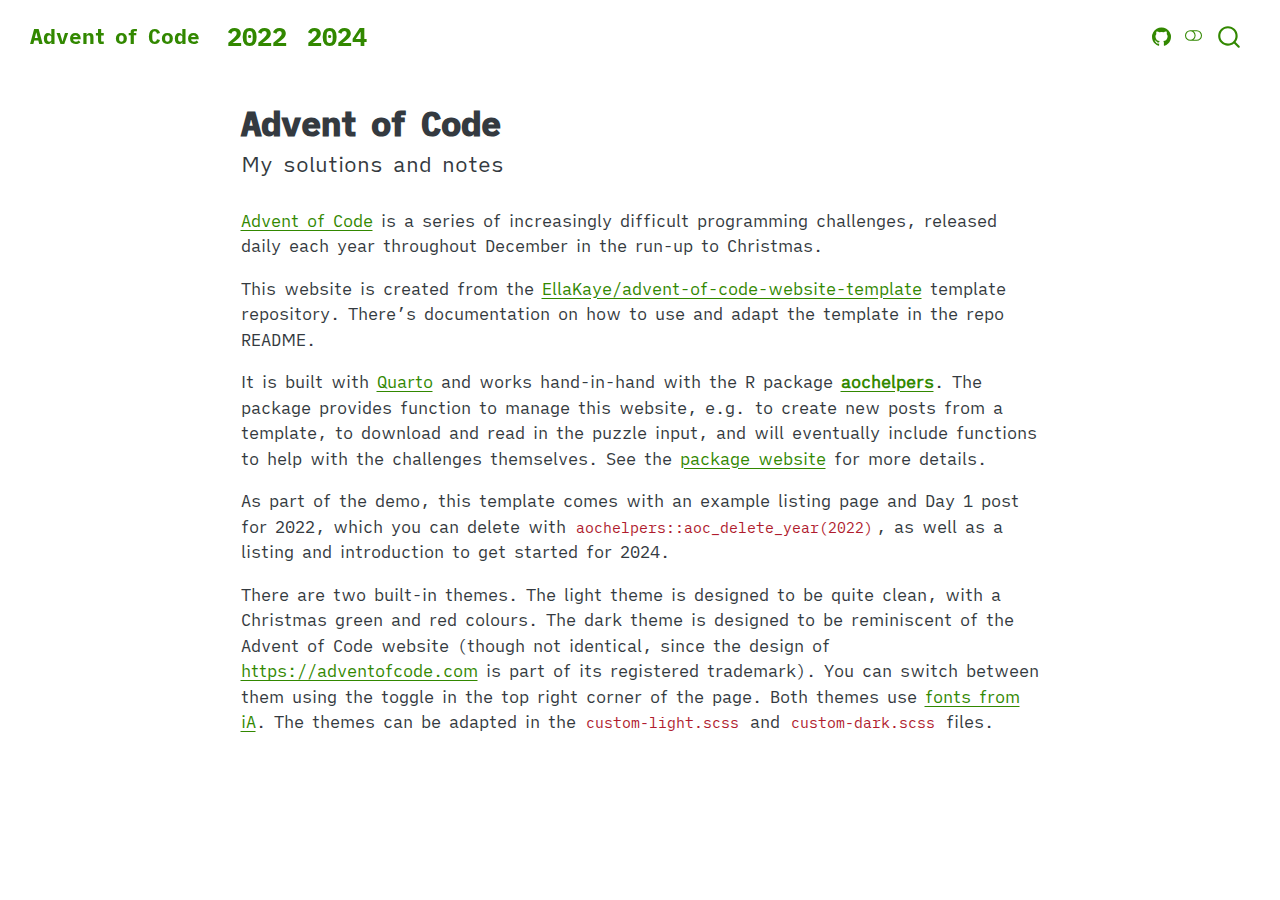
<file: index.html>
<!DOCTYPE html>
<html xmlns="http://www.w3.org/1999/xhtml" lang="en" xml:lang="en"><head>

<meta charset="utf-8">
<meta name="generator" content="quarto-1.6.39">

<meta name="viewport" content="width=device-width, initial-scale=1.0, user-scalable=yes">


<title>Advent of Code</title>
<style>
code{white-space: pre-wrap;}
span.smallcaps{font-variant: small-caps;}
div.columns{display: flex; gap: min(4vw, 1.5em);}
div.column{flex: auto; overflow-x: auto;}
div.hanging-indent{margin-left: 1.5em; text-indent: -1.5em;}
ul.task-list{list-style: none;}
ul.task-list li input[type="checkbox"] {
  width: 0.8em;
  margin: 0 0.8em 0.2em -1em; /* quarto-specific, see https://github.com/quarto-dev/quarto-cli/issues/4556 */ 
  vertical-align: middle;
}
</style>


<script src="site_libs/quarto-nav/quarto-nav.js"></script>
<script src="site_libs/quarto-nav/headroom.min.js"></script>
<script src="site_libs/clipboard/clipboard.min.js"></script>
<script src="site_libs/quarto-search/autocomplete.umd.js"></script>
<script src="site_libs/quarto-search/fuse.min.js"></script>
<script src="site_libs/quarto-search/quarto-search.js"></script>
<meta name="quarto:offset" content="./">
<script src="site_libs/quarto-html/quarto.js"></script>
<script src="site_libs/quarto-html/popper.min.js"></script>
<script src="site_libs/quarto-html/tippy.umd.min.js"></script>
<script src="site_libs/quarto-html/anchor.min.js"></script>
<link href="site_libs/quarto-html/tippy.css" rel="stylesheet">
<link href="site_libs/quarto-html/quarto-syntax-highlighting-f7a550d7251a22bcf42669749a03a87c.css" rel="stylesheet" class="quarto-color-scheme" id="quarto-text-highlighting-styles">
<link href="site_libs/quarto-html/quarto-syntax-highlighting-dark-5286ee0019c790fd3a60d22b386dca65.css" rel="prefetch" class="quarto-color-scheme quarto-color-alternate" id="quarto-text-highlighting-styles">
<script src="site_libs/bootstrap/bootstrap.min.js"></script>
<link href="site_libs/bootstrap/bootstrap-icons.css" rel="stylesheet">
<link href="site_libs/bootstrap/bootstrap-2f884b6170492842e713ca2d04380e27.min.css" rel="stylesheet" append-hash="true" class="quarto-color-scheme" id="quarto-bootstrap" data-mode="light">
<link href="site_libs/bootstrap/bootstrap-dark-ab0bee9353fa882b490103ed7ea27a36.min.css" rel="prefetch" append-hash="true" class="quarto-color-scheme quarto-color-alternate" id="quarto-bootstrap" data-mode="dark">
<script id="quarto-search-options" type="application/json">{
  "location": "navbar",
  "copy-button": false,
  "collapse-after": 3,
  "panel-placement": "end",
  "type": "overlay",
  "limit": 50,
  "keyboard-shortcut": [
    "f",
    "/",
    "s"
  ],
  "show-item-context": false,
  "language": {
    "search-no-results-text": "No results",
    "search-matching-documents-text": "matching documents",
    "search-copy-link-title": "Copy link to search",
    "search-hide-matches-text": "Hide additional matches",
    "search-more-match-text": "more match in this document",
    "search-more-matches-text": "more matches in this document",
    "search-clear-button-title": "Clear",
    "search-text-placeholder": "",
    "search-detached-cancel-button-title": "Cancel",
    "search-submit-button-title": "Submit",
    "search-label": "Search"
  }
}</script>
<style>html{ scroll-behavior: smooth; }</style>


<link rel="stylesheet" href="styles.css">
<meta property="og:title" content="Advent of Code">
<meta property="og:description" content="My solutions and notes">
<meta property="og:site_name" content="Advent of Code">
</head>

<body class="nav-fixed fullcontent">

<div id="quarto-search-results"></div>
  <header id="quarto-header" class="headroom fixed-top">
    <nav class="navbar navbar-expand-lg " data-bs-theme="dark">
      <div class="navbar-container container-fluid">
      <div class="navbar-brand-container mx-auto">
    <a class="navbar-brand" href="./index.html">
    <span class="navbar-title">Advent of Code</span>
    </a>
  </div>
            <div id="quarto-search" class="" title="Search"></div>
          <button class="navbar-toggler" type="button" data-bs-toggle="collapse" data-bs-target="#navbarCollapse" aria-controls="navbarCollapse" role="menu" aria-expanded="false" aria-label="Toggle navigation" onclick="if (window.quartoToggleHeadroom) { window.quartoToggleHeadroom(); }">
  <span class="navbar-toggler-icon"></span>
</button>
          <div class="collapse navbar-collapse" id="navbarCollapse">
            <ul class="navbar-nav navbar-nav-scroll me-auto">
  <li class="nav-item">
    <a class="nav-link" href="./2022.html"> 
<span class="menu-text">2022</span></a>
  </li>  
  <li class="nav-item">
    <a class="nav-link" href="./2024.html"> 
<span class="menu-text">2024</span></a>
  </li>  
</ul>
            <ul class="navbar-nav navbar-nav-scroll ms-auto">
  <li class="nav-item compact">
    <a class="nav-link" href="https://github.com/EllaKaye/advent-of-code-website-template"> <i class="bi bi-github" role="img">
</i> 
<span class="menu-text"></span></a>
  </li>  
</ul>
          </div> <!-- /navcollapse -->
            <div class="quarto-navbar-tools">
  <a href="" class="quarto-color-scheme-toggle quarto-navigation-tool  px-1" onclick="window.quartoToggleColorScheme(); return false;" title="Toggle dark mode"><i class="bi"></i></a>
</div>
      </div> <!-- /container-fluid -->
    </nav>
</header>
<!-- content -->
<div id="quarto-content" class="quarto-container page-columns page-rows-contents page-layout-article page-navbar">
<!-- sidebar -->
<!-- margin-sidebar -->
    
<!-- main -->
<main class="content" id="quarto-document-content">

<header id="title-block-header" class="quarto-title-block default">
<div class="quarto-title">
<h1 class="title">Advent of Code</h1>
<p class="subtitle lead">My solutions and notes</p>
</div>



<div class="quarto-title-meta">

    
  
    
  </div>
  


</header>


<p><a href="https://adventofcode.com">Advent of Code</a> is a series of increasingly difficult programming challenges, released daily each year throughout December in the run-up to Christmas.</p>
<p>This website is created from the <a href="https://github.com/EllaKaye/advent-of-code-website-template">EllaKaye/advent-of-code-website-template</a> template repository. There’s documentation on how to use and adapt the template in the repo README.</p>
<p>It is built with <a href="https://quarto.org">Quarto</a> and works hand-in-hand with the R package <a href="https://github.com/EllaKaye/aochelpers"><strong>aochelpers</strong></a>. The package provides function to manage this website, e.g.&nbsp;to create new posts from a template, to download and read in the puzzle input, and will eventually include functions to help with the challenges themselves. See the <a href="https://ellakaye.github.io/aochelpers/">package website</a> for more details.</p>
<p>As part of the demo, this template comes with an example listing page and Day 1 post for 2022, which you can delete with <code>aochelpers::aoc_delete_year(2022)</code>, as well as a listing and introduction to get started for 2024.</p>
<p>There are two built-in themes. The light theme is designed to be quite clean, with a Christmas green and red colours. The dark theme is designed to be reminiscent of the Advent of Code website (though not identical, since the design of <a href="https://adventofcode.com" class="uri">https://adventofcode.com</a> is part of its registered trademark). You can switch between them using the toggle in the top right corner of the page. Both themes use <a href="https://github.com/iaolo/iA-Fonts">fonts from iA</a>. The themes can be adapted in the <code>custom-light.scss</code> and <code>custom-dark.scss</code> files.</p>



</main> <!-- /main -->
<script id="quarto-html-after-body" type="application/javascript">
window.document.addEventListener("DOMContentLoaded", function (event) {
  const toggleBodyColorMode = (bsSheetEl) => {
    const mode = bsSheetEl.getAttribute("data-mode");
    const bodyEl = window.document.querySelector("body");
    if (mode === "dark") {
      bodyEl.classList.add("quarto-dark");
      bodyEl.classList.remove("quarto-light");
    } else {
      bodyEl.classList.add("quarto-light");
      bodyEl.classList.remove("quarto-dark");
    }
  }
  const toggleBodyColorPrimary = () => {
    const bsSheetEl = window.document.querySelector("link#quarto-bootstrap");
    if (bsSheetEl) {
      toggleBodyColorMode(bsSheetEl);
    }
  }
  toggleBodyColorPrimary();  
  const disableStylesheet = (stylesheets) => {
    for (let i=0; i < stylesheets.length; i++) {
      const stylesheet = stylesheets[i];
      stylesheet.rel = 'prefetch';
    }
  }
  const enableStylesheet = (stylesheets) => {
    for (let i=0; i < stylesheets.length; i++) {
      const stylesheet = stylesheets[i];
      stylesheet.rel = 'stylesheet';
    }
  }
  const manageTransitions = (selector, allowTransitions) => {
    const els = window.document.querySelectorAll(selector);
    for (let i=0; i < els.length; i++) {
      const el = els[i];
      if (allowTransitions) {
        el.classList.remove('notransition');
      } else {
        el.classList.add('notransition');
      }
    }
  }
  const toggleGiscusIfUsed = (isAlternate, darkModeDefault) => {
    const baseTheme = document.querySelector('#giscus-base-theme')?.value ?? 'light';
    const alternateTheme = document.querySelector('#giscus-alt-theme')?.value ?? 'dark';
    let newTheme = '';
    if(darkModeDefault) {
      newTheme = isAlternate ? baseTheme : alternateTheme;
    } else {
      newTheme = isAlternate ? alternateTheme : baseTheme;
    }
    const changeGiscusTheme = () => {
      // From: https://github.com/giscus/giscus/issues/336
      const sendMessage = (message) => {
        const iframe = document.querySelector('iframe.giscus-frame');
        if (!iframe) return;
        iframe.contentWindow.postMessage({ giscus: message }, 'https://giscus.app');
      }
      sendMessage({
        setConfig: {
          theme: newTheme
        }
      });
    }
    const isGiscussLoaded = window.document.querySelector('iframe.giscus-frame') !== null;
    if (isGiscussLoaded) {
      changeGiscusTheme();
    }
  }
  const toggleColorMode = (alternate) => {
    // Switch the stylesheets
    const alternateStylesheets = window.document.querySelectorAll('link.quarto-color-scheme.quarto-color-alternate');
    manageTransitions('#quarto-margin-sidebar .nav-link', false);
    if (alternate) {
      enableStylesheet(alternateStylesheets);
      for (const sheetNode of alternateStylesheets) {
        if (sheetNode.id === "quarto-bootstrap") {
          toggleBodyColorMode(sheetNode);
        }
      }
    } else {
      disableStylesheet(alternateStylesheets);
      toggleBodyColorPrimary();
    }
    manageTransitions('#quarto-margin-sidebar .nav-link', true);
    // Switch the toggles
    const toggles = window.document.querySelectorAll('.quarto-color-scheme-toggle');
    for (let i=0; i < toggles.length; i++) {
      const toggle = toggles[i];
      if (toggle) {
        if (alternate) {
          toggle.classList.add("alternate");     
        } else {
          toggle.classList.remove("alternate");
        }
      }
    }
    // Hack to workaround the fact that safari doesn't
    // properly recolor the scrollbar when toggling (#1455)
    if (navigator.userAgent.indexOf('Safari') > 0 && navigator.userAgent.indexOf('Chrome') == -1) {
      manageTransitions("body", false);
      window.scrollTo(0, 1);
      setTimeout(() => {
        window.scrollTo(0, 0);
        manageTransitions("body", true);
      }, 40);  
    }
  }
  const isFileUrl = () => { 
    return window.location.protocol === 'file:';
  }
  const hasAlternateSentinel = () => {  
    let styleSentinel = getColorSchemeSentinel();
    if (styleSentinel !== null) {
      return styleSentinel === "alternate";
    } else {
      return false;
    }
  }
  const setStyleSentinel = (alternate) => {
    const value = alternate ? "alternate" : "default";
    if (!isFileUrl()) {
      window.localStorage.setItem("quarto-color-scheme", value);
    } else {
      localAlternateSentinel = value;
    }
  }
  const getColorSchemeSentinel = () => {
    if (!isFileUrl()) {
      const storageValue = window.localStorage.getItem("quarto-color-scheme");
      return storageValue != null ? storageValue : localAlternateSentinel;
    } else {
      return localAlternateSentinel;
    }
  }
  const darkModeDefault = false;
  let localAlternateSentinel = darkModeDefault ? 'alternate' : 'default';
  // Dark / light mode switch
  window.quartoToggleColorScheme = () => {
    // Read the current dark / light value 
    let toAlternate = !hasAlternateSentinel();
    toggleColorMode(toAlternate);
    setStyleSentinel(toAlternate);
    toggleGiscusIfUsed(toAlternate, darkModeDefault);
  };
  // Ensure there is a toggle, if there isn't float one in the top right
  if (window.document.querySelector('.quarto-color-scheme-toggle') === null) {
    const a = window.document.createElement('a');
    a.classList.add('top-right');
    a.classList.add('quarto-color-scheme-toggle');
    a.href = "";
    a.onclick = function() { try { window.quartoToggleColorScheme(); } catch {} return false; };
    const i = window.document.createElement("i");
    i.classList.add('bi');
    a.appendChild(i);
    window.document.body.appendChild(a);
  }
  // Switch to dark mode if need be
  if (hasAlternateSentinel()) {
    toggleColorMode(true);
  } else {
    toggleColorMode(false);
  }
  const icon = "";
  const anchorJS = new window.AnchorJS();
  anchorJS.options = {
    placement: 'right',
    icon: icon
  };
  anchorJS.add('.anchored');
  const isCodeAnnotation = (el) => {
    for (const clz of el.classList) {
      if (clz.startsWith('code-annotation-')) {                     
        return true;
      }
    }
    return false;
  }
  const onCopySuccess = function(e) {
    // button target
    const button = e.trigger;
    // don't keep focus
    button.blur();
    // flash "checked"
    button.classList.add('code-copy-button-checked');
    var currentTitle = button.getAttribute("title");
    button.setAttribute("title", "Copied!");
    let tooltip;
    if (window.bootstrap) {
      button.setAttribute("data-bs-toggle", "tooltip");
      button.setAttribute("data-bs-placement", "left");
      button.setAttribute("data-bs-title", "Copied!");
      tooltip = new bootstrap.Tooltip(button, 
        { trigger: "manual", 
          customClass: "code-copy-button-tooltip",
          offset: [0, -8]});
      tooltip.show();    
    }
    setTimeout(function() {
      if (tooltip) {
        tooltip.hide();
        button.removeAttribute("data-bs-title");
        button.removeAttribute("data-bs-toggle");
        button.removeAttribute("data-bs-placement");
      }
      button.setAttribute("title", currentTitle);
      button.classList.remove('code-copy-button-checked');
    }, 1000);
    // clear code selection
    e.clearSelection();
  }
  const getTextToCopy = function(trigger) {
      const codeEl = trigger.previousElementSibling.cloneNode(true);
      for (const childEl of codeEl.children) {
        if (isCodeAnnotation(childEl)) {
          childEl.remove();
        }
      }
      return codeEl.innerText;
  }
  const clipboard = new window.ClipboardJS('.code-copy-button:not([data-in-quarto-modal])', {
    text: getTextToCopy
  });
  clipboard.on('success', onCopySuccess);
  if (window.document.getElementById('quarto-embedded-source-code-modal')) {
    const clipboardModal = new window.ClipboardJS('.code-copy-button[data-in-quarto-modal]', {
      text: getTextToCopy,
      container: window.document.getElementById('quarto-embedded-source-code-modal')
    });
    clipboardModal.on('success', onCopySuccess);
  }
    var localhostRegex = new RegExp(/^(?:http|https):\/\/localhost\:?[0-9]*\//);
    var mailtoRegex = new RegExp(/^mailto:/);
      var filterRegex = new RegExp("https:\/\/EllaKaye\.github\.io\/advent-of-code-website-template\/");
    var isInternal = (href) => {
        return filterRegex.test(href) || localhostRegex.test(href) || mailtoRegex.test(href);
    }
    // Inspect non-navigation links and adorn them if external
 	var links = window.document.querySelectorAll('a[href]:not(.nav-link):not(.navbar-brand):not(.toc-action):not(.sidebar-link):not(.sidebar-item-toggle):not(.pagination-link):not(.no-external):not([aria-hidden]):not(.dropdown-item):not(.quarto-navigation-tool):not(.about-link)');
    for (var i=0; i<links.length; i++) {
      const link = links[i];
      if (!isInternal(link.href)) {
        // undo the damage that might have been done by quarto-nav.js in the case of
        // links that we want to consider external
        if (link.dataset.originalHref !== undefined) {
          link.href = link.dataset.originalHref;
        }
          // target, if specified
          link.setAttribute("target", "_blank");
          if (link.getAttribute("rel") === null) {
            link.setAttribute("rel", "noopener");
          }
      }
    }
  function tippyHover(el, contentFn, onTriggerFn, onUntriggerFn) {
    const config = {
      allowHTML: true,
      maxWidth: 500,
      delay: 100,
      arrow: false,
      appendTo: function(el) {
          return el.parentElement;
      },
      interactive: true,
      interactiveBorder: 10,
      theme: 'quarto',
      placement: 'bottom-start',
    };
    if (contentFn) {
      config.content = contentFn;
    }
    if (onTriggerFn) {
      config.onTrigger = onTriggerFn;
    }
    if (onUntriggerFn) {
      config.onUntrigger = onUntriggerFn;
    }
    window.tippy(el, config); 
  }
  const noterefs = window.document.querySelectorAll('a[role="doc-noteref"]');
  for (var i=0; i<noterefs.length; i++) {
    const ref = noterefs[i];
    tippyHover(ref, function() {
      // use id or data attribute instead here
      let href = ref.getAttribute('data-footnote-href') || ref.getAttribute('href');
      try { href = new URL(href).hash; } catch {}
      const id = href.replace(/^#\/?/, "");
      const note = window.document.getElementById(id);
      if (note) {
        return note.innerHTML;
      } else {
        return "";
      }
    });
  }
  const xrefs = window.document.querySelectorAll('a.quarto-xref');
  const processXRef = (id, note) => {
    // Strip column container classes
    const stripColumnClz = (el) => {
      el.classList.remove("page-full", "page-columns");
      if (el.children) {
        for (const child of el.children) {
          stripColumnClz(child);
        }
      }
    }
    stripColumnClz(note)
    if (id === null || id.startsWith('sec-')) {
      // Special case sections, only their first couple elements
      const container = document.createElement("div");
      if (note.children && note.children.length > 2) {
        container.appendChild(note.children[0].cloneNode(true));
        for (let i = 1; i < note.children.length; i++) {
          const child = note.children[i];
          if (child.tagName === "P" && child.innerText === "") {
            continue;
          } else {
            container.appendChild(child.cloneNode(true));
            break;
          }
        }
        if (window.Quarto?.typesetMath) {
          window.Quarto.typesetMath(container);
        }
        return container.innerHTML
      } else {
        if (window.Quarto?.typesetMath) {
          window.Quarto.typesetMath(note);
        }
        return note.innerHTML;
      }
    } else {
      // Remove any anchor links if they are present
      const anchorLink = note.querySelector('a.anchorjs-link');
      if (anchorLink) {
        anchorLink.remove();
      }
      if (window.Quarto?.typesetMath) {
        window.Quarto.typesetMath(note);
      }
      if (note.classList.contains("callout")) {
        return note.outerHTML;
      } else {
        return note.innerHTML;
      }
    }
  }
  for (var i=0; i<xrefs.length; i++) {
    const xref = xrefs[i];
    tippyHover(xref, undefined, function(instance) {
      instance.disable();
      let url = xref.getAttribute('href');
      let hash = undefined; 
      if (url.startsWith('#')) {
        hash = url;
      } else {
        try { hash = new URL(url).hash; } catch {}
      }
      if (hash) {
        const id = hash.replace(/^#\/?/, "");
        const note = window.document.getElementById(id);
        if (note !== null) {
          try {
            const html = processXRef(id, note.cloneNode(true));
            instance.setContent(html);
          } finally {
            instance.enable();
            instance.show();
          }
        } else {
          // See if we can fetch this
          fetch(url.split('#')[0])
          .then(res => res.text())
          .then(html => {
            const parser = new DOMParser();
            const htmlDoc = parser.parseFromString(html, "text/html");
            const note = htmlDoc.getElementById(id);
            if (note !== null) {
              const html = processXRef(id, note);
              instance.setContent(html);
            } 
          }).finally(() => {
            instance.enable();
            instance.show();
          });
        }
      } else {
        // See if we can fetch a full url (with no hash to target)
        // This is a special case and we should probably do some content thinning / targeting
        fetch(url)
        .then(res => res.text())
        .then(html => {
          const parser = new DOMParser();
          const htmlDoc = parser.parseFromString(html, "text/html");
          const note = htmlDoc.querySelector('main.content');
          if (note !== null) {
            // This should only happen for chapter cross references
            // (since there is no id in the URL)
            // remove the first header
            if (note.children.length > 0 && note.children[0].tagName === "HEADER") {
              note.children[0].remove();
            }
            const html = processXRef(null, note);
            instance.setContent(html);
          } 
        }).finally(() => {
          instance.enable();
          instance.show();
        });
      }
    }, function(instance) {
    });
  }
      let selectedAnnoteEl;
      const selectorForAnnotation = ( cell, annotation) => {
        let cellAttr = 'data-code-cell="' + cell + '"';
        let lineAttr = 'data-code-annotation="' +  annotation + '"';
        const selector = 'span[' + cellAttr + '][' + lineAttr + ']';
        return selector;
      }
      const selectCodeLines = (annoteEl) => {
        const doc = window.document;
        const targetCell = annoteEl.getAttribute("data-target-cell");
        const targetAnnotation = annoteEl.getAttribute("data-target-annotation");
        const annoteSpan = window.document.querySelector(selectorForAnnotation(targetCell, targetAnnotation));
        const lines = annoteSpan.getAttribute("data-code-lines").split(",");
        const lineIds = lines.map((line) => {
          return targetCell + "-" + line;
        })
        let top = null;
        let height = null;
        let parent = null;
        if (lineIds.length > 0) {
            //compute the position of the single el (top and bottom and make a div)
            const el = window.document.getElementById(lineIds[0]);
            top = el.offsetTop;
            height = el.offsetHeight;
            parent = el.parentElement.parentElement;
          if (lineIds.length > 1) {
            const lastEl = window.document.getElementById(lineIds[lineIds.length - 1]);
            const bottom = lastEl.offsetTop + lastEl.offsetHeight;
            height = bottom - top;
          }
          if (top !== null && height !== null && parent !== null) {
            // cook up a div (if necessary) and position it 
            let div = window.document.getElementById("code-annotation-line-highlight");
            if (div === null) {
              div = window.document.createElement("div");
              div.setAttribute("id", "code-annotation-line-highlight");
              div.style.position = 'absolute';
              parent.appendChild(div);
            }
            div.style.top = top - 2 + "px";
            div.style.height = height + 4 + "px";
            div.style.left = 0;
            let gutterDiv = window.document.getElementById("code-annotation-line-highlight-gutter");
            if (gutterDiv === null) {
              gutterDiv = window.document.createElement("div");
              gutterDiv.setAttribute("id", "code-annotation-line-highlight-gutter");
              gutterDiv.style.position = 'absolute';
              const codeCell = window.document.getElementById(targetCell);
              const gutter = codeCell.querySelector('.code-annotation-gutter');
              gutter.appendChild(gutterDiv);
            }
            gutterDiv.style.top = top - 2 + "px";
            gutterDiv.style.height = height + 4 + "px";
          }
          selectedAnnoteEl = annoteEl;
        }
      };
      const unselectCodeLines = () => {
        const elementsIds = ["code-annotation-line-highlight", "code-annotation-line-highlight-gutter"];
        elementsIds.forEach((elId) => {
          const div = window.document.getElementById(elId);
          if (div) {
            div.remove();
          }
        });
        selectedAnnoteEl = undefined;
      };
        // Handle positioning of the toggle
    window.addEventListener(
      "resize",
      throttle(() => {
        elRect = undefined;
        if (selectedAnnoteEl) {
          selectCodeLines(selectedAnnoteEl);
        }
      }, 10)
    );
    function throttle(fn, ms) {
    let throttle = false;
    let timer;
      return (...args) => {
        if(!throttle) { // first call gets through
            fn.apply(this, args);
            throttle = true;
        } else { // all the others get throttled
            if(timer) clearTimeout(timer); // cancel #2
            timer = setTimeout(() => {
              fn.apply(this, args);
              timer = throttle = false;
            }, ms);
        }
      };
    }
      // Attach click handler to the DT
      const annoteDls = window.document.querySelectorAll('dt[data-target-cell]');
      for (const annoteDlNode of annoteDls) {
        annoteDlNode.addEventListener('click', (event) => {
          const clickedEl = event.target;
          if (clickedEl !== selectedAnnoteEl) {
            unselectCodeLines();
            const activeEl = window.document.querySelector('dt[data-target-cell].code-annotation-active');
            if (activeEl) {
              activeEl.classList.remove('code-annotation-active');
            }
            selectCodeLines(clickedEl);
            clickedEl.classList.add('code-annotation-active');
          } else {
            // Unselect the line
            unselectCodeLines();
            clickedEl.classList.remove('code-annotation-active');
          }
        });
      }
  const findCites = (el) => {
    const parentEl = el.parentElement;
    if (parentEl) {
      const cites = parentEl.dataset.cites;
      if (cites) {
        return {
          el,
          cites: cites.split(' ')
        };
      } else {
        return findCites(el.parentElement)
      }
    } else {
      return undefined;
    }
  };
  var bibliorefs = window.document.querySelectorAll('a[role="doc-biblioref"]');
  for (var i=0; i<bibliorefs.length; i++) {
    const ref = bibliorefs[i];
    const citeInfo = findCites(ref);
    if (citeInfo) {
      tippyHover(citeInfo.el, function() {
        var popup = window.document.createElement('div');
        citeInfo.cites.forEach(function(cite) {
          var citeDiv = window.document.createElement('div');
          citeDiv.classList.add('hanging-indent');
          citeDiv.classList.add('csl-entry');
          var biblioDiv = window.document.getElementById('ref-' + cite);
          if (biblioDiv) {
            citeDiv.innerHTML = biblioDiv.innerHTML;
          }
          popup.appendChild(citeDiv);
        });
        return popup.innerHTML;
      });
    }
  }
});
</script>
</div> <!-- /content -->




<script src="site_libs/quarto-html/zenscroll-min.js"></script>
</body></html>
</file>
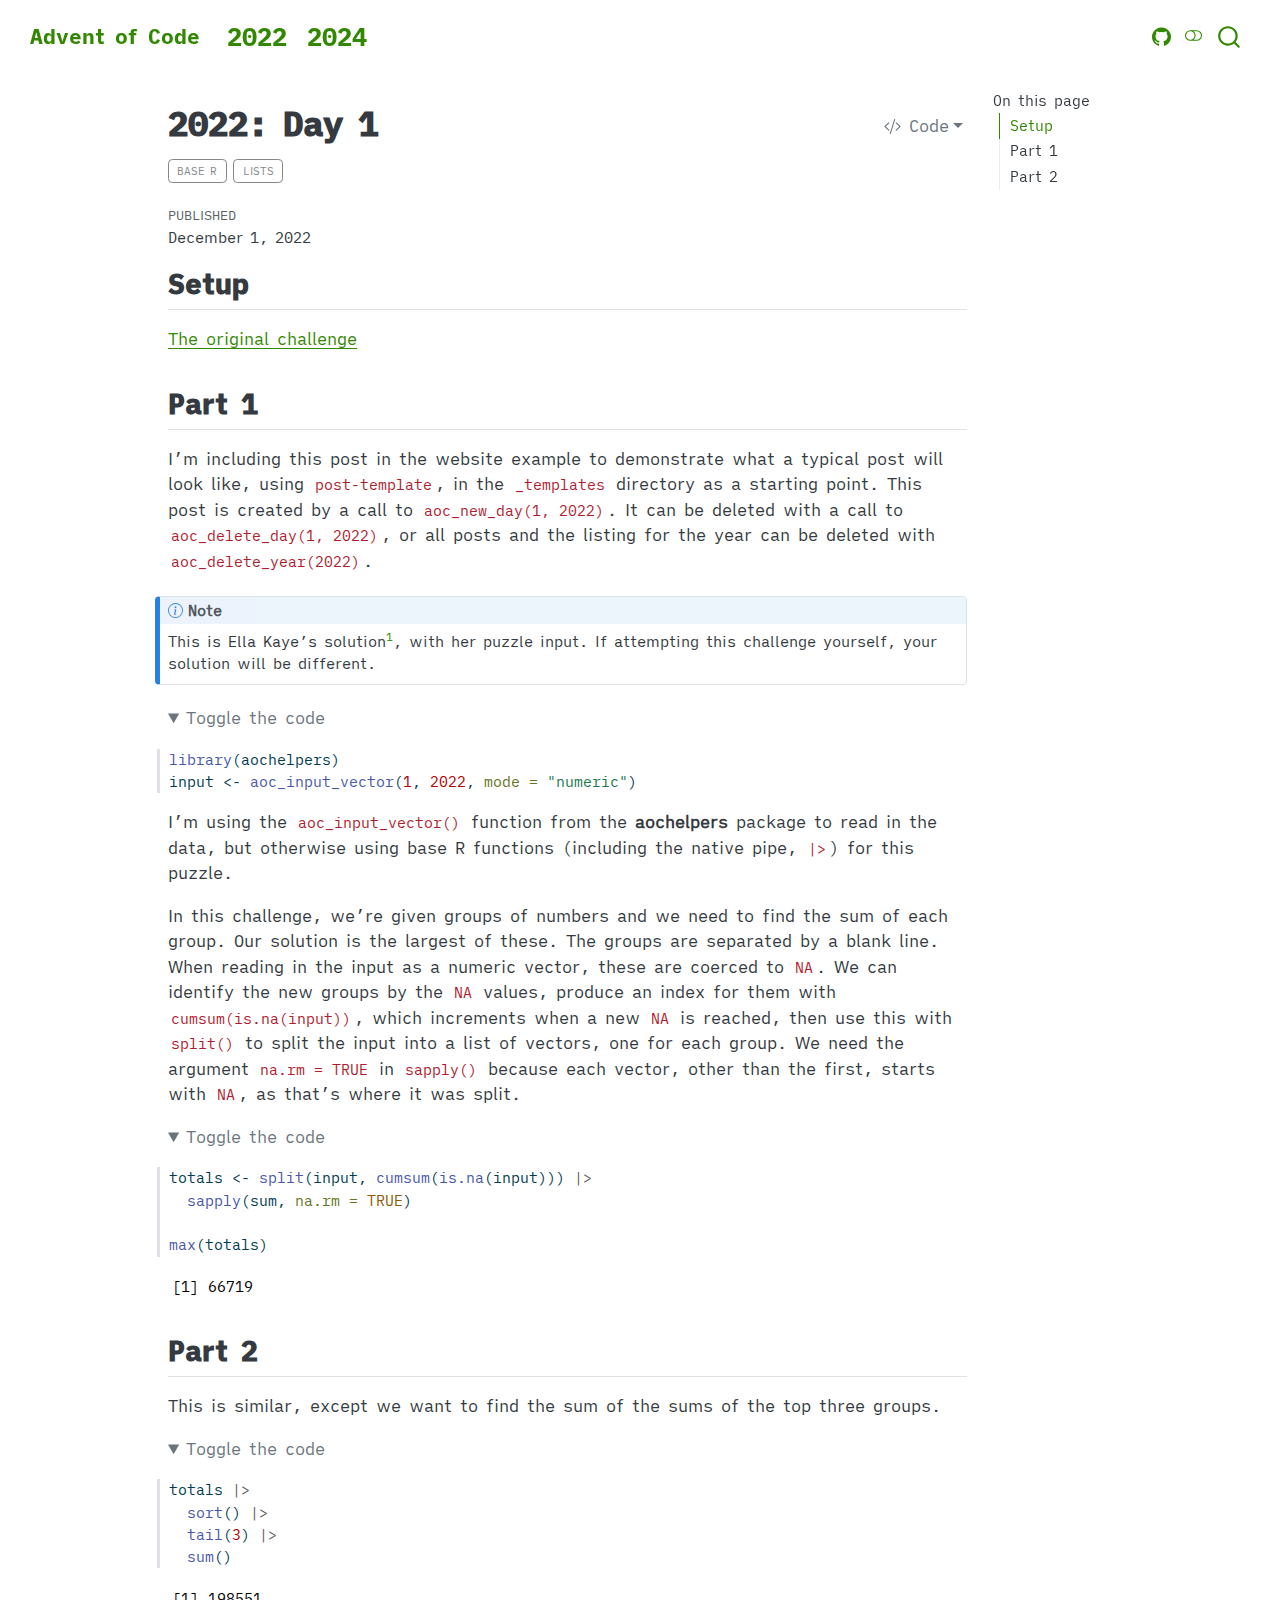
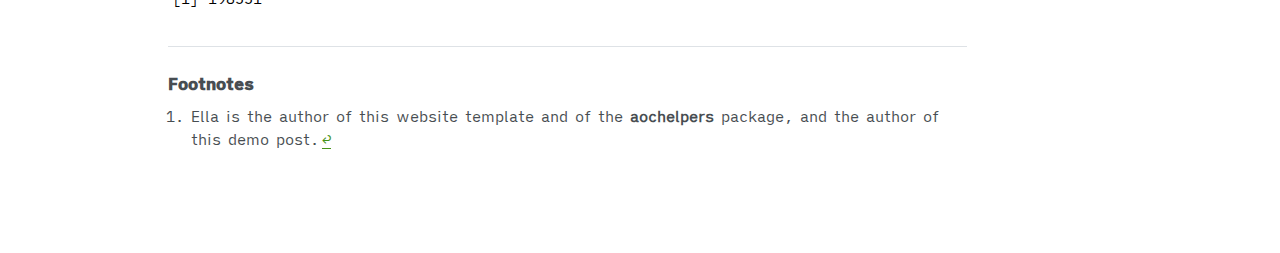
<file: 2022/day/1/index.html>
<!DOCTYPE html>
<html xmlns="http://www.w3.org/1999/xhtml" lang="en" xml:lang="en"><head>

<meta charset="utf-8">
<meta name="generator" content="quarto-1.6.39">

<meta name="viewport" content="width=device-width, initial-scale=1.0, user-scalable=yes">

<meta name="dcterms.date" content="2022-12-01">

<title>2022: Day 1 – Advent of Code</title>
<style>
code{white-space: pre-wrap;}
span.smallcaps{font-variant: small-caps;}
div.columns{display: flex; gap: min(4vw, 1.5em);}
div.column{flex: auto; overflow-x: auto;}
div.hanging-indent{margin-left: 1.5em; text-indent: -1.5em;}
ul.task-list{list-style: none;}
ul.task-list li input[type="checkbox"] {
  width: 0.8em;
  margin: 0 0.8em 0.2em -1em; /* quarto-specific, see https://github.com/quarto-dev/quarto-cli/issues/4556 */ 
  vertical-align: middle;
}
/* CSS for syntax highlighting */
pre > code.sourceCode { white-space: pre; position: relative; }
pre > code.sourceCode > span { line-height: 1.25; }
pre > code.sourceCode > span:empty { height: 1.2em; }
.sourceCode { overflow: visible; }
code.sourceCode > span { color: inherit; text-decoration: inherit; }
div.sourceCode { margin: 1em 0; }
pre.sourceCode { margin: 0; }
@media screen {
div.sourceCode { overflow: auto; }
}
@media print {
pre > code.sourceCode { white-space: pre-wrap; }
pre > code.sourceCode > span { display: inline-block; text-indent: -5em; padding-left: 5em; }
}
pre.numberSource code
  { counter-reset: source-line 0; }
pre.numberSource code > span
  { position: relative; left: -4em; counter-increment: source-line; }
pre.numberSource code > span > a:first-child::before
  { content: counter(source-line);
    position: relative; left: -1em; text-align: right; vertical-align: baseline;
    border: none; display: inline-block;
    -webkit-touch-callout: none; -webkit-user-select: none;
    -khtml-user-select: none; -moz-user-select: none;
    -ms-user-select: none; user-select: none;
    padding: 0 4px; width: 4em;
  }
pre.numberSource { margin-left: 3em;  padding-left: 4px; }
div.sourceCode
  {   }
@media screen {
pre > code.sourceCode > span > a:first-child::before { text-decoration: underline; }
}
</style>


<script src="../../../site_libs/quarto-nav/quarto-nav.js"></script>
<script src="../../../site_libs/quarto-nav/headroom.min.js"></script>
<script src="../../../site_libs/clipboard/clipboard.min.js"></script>
<script src="../../../site_libs/quarto-search/autocomplete.umd.js"></script>
<script src="../../../site_libs/quarto-search/fuse.min.js"></script>
<script src="../../../site_libs/quarto-search/quarto-search.js"></script>
<meta name="quarto:offset" content="../../../">
<script src="../../../site_libs/quarto-html/quarto.js"></script>
<script src="../../../site_libs/quarto-html/popper.min.js"></script>
<script src="../../../site_libs/quarto-html/tippy.umd.min.js"></script>
<script src="../../../site_libs/quarto-html/anchor.min.js"></script>
<link href="../../../site_libs/quarto-html/tippy.css" rel="stylesheet">
<link href="../../../site_libs/quarto-html/quarto-syntax-highlighting-f7a550d7251a22bcf42669749a03a87c.css" rel="stylesheet" class="quarto-color-scheme" id="quarto-text-highlighting-styles">
<link href="../../../site_libs/quarto-html/quarto-syntax-highlighting-dark-5286ee0019c790fd3a60d22b386dca65.css" rel="prefetch" class="quarto-color-scheme quarto-color-alternate" id="quarto-text-highlighting-styles">
<script src="../../../site_libs/bootstrap/bootstrap.min.js"></script>
<link href="../../../site_libs/bootstrap/bootstrap-icons.css" rel="stylesheet">
<link href="../../../site_libs/bootstrap/bootstrap-2f884b6170492842e713ca2d04380e27.min.css" rel="stylesheet" append-hash="true" class="quarto-color-scheme" id="quarto-bootstrap" data-mode="light">
<link href="../../../site_libs/bootstrap/bootstrap-dark-ab0bee9353fa882b490103ed7ea27a36.min.css" rel="prefetch" append-hash="true" class="quarto-color-scheme quarto-color-alternate" id="quarto-bootstrap" data-mode="dark">
<script id="quarto-search-options" type="application/json">{
  "location": "navbar",
  "copy-button": false,
  "collapse-after": 3,
  "panel-placement": "end",
  "type": "overlay",
  "limit": 50,
  "keyboard-shortcut": [
    "f",
    "/",
    "s"
  ],
  "show-item-context": false,
  "language": {
    "search-no-results-text": "No results",
    "search-matching-documents-text": "matching documents",
    "search-copy-link-title": "Copy link to search",
    "search-hide-matches-text": "Hide additional matches",
    "search-more-match-text": "more match in this document",
    "search-more-matches-text": "more matches in this document",
    "search-clear-button-title": "Clear",
    "search-text-placeholder": "",
    "search-detached-cancel-button-title": "Cancel",
    "search-submit-button-title": "Submit",
    "search-label": "Search"
  }
}</script>
<style>html{ scroll-behavior: smooth; }</style>


<link rel="stylesheet" href="../../../styles.css">
<meta property="og:title" content="2022: Day 1 – Advent of Code">
<meta property="og:description" content="My solutions to Advent of Code">
<meta property="og:site_name" content="Advent of Code">
</head>

<body class="nav-fixed">

<div id="quarto-search-results"></div>
  <header id="quarto-header" class="headroom fixed-top">
    <nav class="navbar navbar-expand-lg " data-bs-theme="dark">
      <div class="navbar-container container-fluid">
      <div class="navbar-brand-container mx-auto">
    <a class="navbar-brand" href="../../../index.html">
    <span class="navbar-title">Advent of Code</span>
    </a>
  </div>
            <div id="quarto-search" class="" title="Search"></div>
          <button class="navbar-toggler" type="button" data-bs-toggle="collapse" data-bs-target="#navbarCollapse" aria-controls="navbarCollapse" role="menu" aria-expanded="false" aria-label="Toggle navigation" onclick="if (window.quartoToggleHeadroom) { window.quartoToggleHeadroom(); }">
  <span class="navbar-toggler-icon"></span>
</button>
          <div class="collapse navbar-collapse" id="navbarCollapse">
            <ul class="navbar-nav navbar-nav-scroll me-auto">
  <li class="nav-item">
    <a class="nav-link" href="../../../2022.html"> 
<span class="menu-text">2022</span></a>
  </li>  
  <li class="nav-item">
    <a class="nav-link" href="../../../2024.html"> 
<span class="menu-text">2024</span></a>
  </li>  
</ul>
            <ul class="navbar-nav navbar-nav-scroll ms-auto">
  <li class="nav-item compact">
    <a class="nav-link" href="https://github.com/EllaKaye/advent-of-code-website-template"> <i class="bi bi-github" role="img">
</i> 
<span class="menu-text"></span></a>
  </li>  
</ul>
          </div> <!-- /navcollapse -->
            <div class="quarto-navbar-tools">
  <a href="" class="quarto-color-scheme-toggle quarto-navigation-tool  px-1" onclick="window.quartoToggleColorScheme(); return false;" title="Toggle dark mode"><i class="bi"></i></a>
</div>
      </div> <!-- /container-fluid -->
    </nav>
</header>
<!-- content -->
<div id="quarto-content" class="quarto-container page-columns page-rows-contents page-layout-article page-navbar">
<!-- sidebar -->
<!-- margin-sidebar -->
    <div id="quarto-margin-sidebar" class="sidebar margin-sidebar">
        <nav id="TOC" role="doc-toc" class="toc-active">
    <h2 id="toc-title">On this page</h2>
   
  <ul>
  <li><a href="#setup" id="toc-setup" class="nav-link active" data-scroll-target="#setup">Setup</a></li>
  <li><a href="#part-1" id="toc-part-1" class="nav-link" data-scroll-target="#part-1">Part 1</a></li>
  <li><a href="#part-2" id="toc-part-2" class="nav-link" data-scroll-target="#part-2">Part 2</a></li>
  </ul>
</nav>
    </div>
<!-- main -->
<main class="content" id="quarto-document-content">

<header id="title-block-header" class="quarto-title-block default">
<div class="quarto-title">
<div class="quarto-title-block"><div><h1 class="title">2022: Day 1</h1><button type="button" class="btn code-tools-button dropdown-toggle" id="quarto-code-tools-menu" data-bs-toggle="dropdown" aria-expanded="false"><i class="bi"></i> Code</button><ul class="dropdown-menu dropdown-menu-end" aria-labelelledby="quarto-code-tools-menu"><li><a id="quarto-show-all-code" class="dropdown-item" href="javascript:void(0)" role="button">Show All Code</a></li><li><a id="quarto-hide-all-code" class="dropdown-item" href="javascript:void(0)" role="button">Hide All Code</a></li><li><hr class="dropdown-divider"></li><li><a id="quarto-view-source" class="dropdown-item" href="javascript:void(0)" role="button">View Source</a></li></ul></div></div>
  <div class="quarto-categories">
    <div class="quarto-category">base R</div>
    <div class="quarto-category">lists</div>
  </div>
  </div>



<div class="quarto-title-meta">

    
    <div>
    <div class="quarto-title-meta-heading">Published</div>
    <div class="quarto-title-meta-contents">
      <p class="date">December 1, 2022</p>
    </div>
  </div>
  
    
  </div>
  


</header>


<section id="setup" class="level2">
<h2 class="anchored" data-anchor-id="setup">Setup</h2>
<p><a href="https://adventofcode.com/2022/day/1">The original challenge</a></p>
</section>
<section id="part-1" class="level2">
<h2 class="anchored" data-anchor-id="part-1">Part 1</h2>
<p>I’m including this post in the website example to demonstrate what a typical post will look like, using <code>post-template</code>, in the <code>_templates</code> directory as a starting point. This post is created by a call to <code>aoc_new_day(1, 2022)</code>. It can be deleted with a call to <code>aoc_delete_day(1, 2022)</code>, or all posts and the listing for the year can be deleted with <code>aoc_delete_year(2022)</code>.</p>
<div class="callout callout-style-default callout-note callout-titled">
<div class="callout-header d-flex align-content-center">
<div class="callout-icon-container">
<i class="callout-icon"></i>
</div>
<div class="callout-title-container flex-fill">
Note
</div>
</div>
<div class="callout-body-container callout-body">
<p>This is Ella Kaye’s solution<a href="#fn1" class="footnote-ref" id="fnref1" role="doc-noteref"><sup>1</sup></a>, with her puzzle input. If attempting this challenge yourself, your solution will be different.</p>
</div>
</div>
<div class="cell">
<details open="" class="code-fold">
<summary>Toggle the code</summary>
<div class="sourceCode cell-code" id="cb1"><pre class="sourceCode r code-with-copy"><code class="sourceCode r"><span id="cb1-1"><a href="#cb1-1" aria-hidden="true" tabindex="-1"></a><span class="fu">library</span>(aochelpers)</span>
<span id="cb1-2"><a href="#cb1-2" aria-hidden="true" tabindex="-1"></a>input <span class="ot">&lt;-</span> <span class="fu">aoc_input_vector</span>(<span class="dv">1</span>, <span class="dv">2022</span>, <span class="at">mode =</span> <span class="st">"numeric"</span>)</span></code><button title="Copy to Clipboard" class="code-copy-button"><i class="bi"></i></button></pre></div>
</details>
</div>
<p>I’m using the <code>aoc_input_vector()</code> function from the <strong>aochelpers</strong> package to read in the data, but otherwise using base R functions (including the native pipe, <code>|&gt;</code>) for this puzzle.</p>
<p>In this challenge, we’re given groups of numbers and we need to find the sum of each group. Our solution is the largest of these. The groups are separated by a blank line. When reading in the input as a numeric vector, these are coerced to <code>NA</code>. We can identify the new groups by the <code>NA</code> values, produce an index for them with <code>cumsum(is.na(input))</code>, which increments when a new <code>NA</code> is reached, then use this with <code>split()</code> to split the input into a list of vectors, one for each group. We need the argument <code>na.rm = TRUE</code> in <code>sapply()</code> because each vector, other than the first, starts with <code>NA</code>, as that’s where it was split.</p>
<div class="cell">
<details open="" class="code-fold">
<summary>Toggle the code</summary>
<div class="sourceCode cell-code" id="cb2"><pre class="sourceCode r code-with-copy"><code class="sourceCode r"><span id="cb2-1"><a href="#cb2-1" aria-hidden="true" tabindex="-1"></a>totals <span class="ot">&lt;-</span> <span class="fu">split</span>(input, <span class="fu">cumsum</span>(<span class="fu">is.na</span>(input))) <span class="sc">|&gt;</span> </span>
<span id="cb2-2"><a href="#cb2-2" aria-hidden="true" tabindex="-1"></a>  <span class="fu">sapply</span>(sum, <span class="at">na.rm =</span> <span class="cn">TRUE</span>) </span>
<span id="cb2-3"><a href="#cb2-3" aria-hidden="true" tabindex="-1"></a></span>
<span id="cb2-4"><a href="#cb2-4" aria-hidden="true" tabindex="-1"></a><span class="fu">max</span>(totals)</span></code><button title="Copy to Clipboard" class="code-copy-button"><i class="bi"></i></button></pre></div>
</details>
<div class="cell-output cell-output-stdout">
<pre><code>[1] 66719</code></pre>
</div>
</div>
</section>
<section id="part-2" class="level2">
<h2 class="anchored" data-anchor-id="part-2">Part 2</h2>
<p>This is similar, except we want to find the sum of the sums of the top three groups.</p>
<div class="cell">
<details open="" class="code-fold">
<summary>Toggle the code</summary>
<div class="sourceCode cell-code" id="cb4"><pre class="sourceCode r code-with-copy"><code class="sourceCode r"><span id="cb4-1"><a href="#cb4-1" aria-hidden="true" tabindex="-1"></a>totals <span class="sc">|&gt;</span> </span>
<span id="cb4-2"><a href="#cb4-2" aria-hidden="true" tabindex="-1"></a>  <span class="fu">sort</span>() <span class="sc">|&gt;</span> </span>
<span id="cb4-3"><a href="#cb4-3" aria-hidden="true" tabindex="-1"></a>  <span class="fu">tail</span>(<span class="dv">3</span>) <span class="sc">|&gt;</span> </span>
<span id="cb4-4"><a href="#cb4-4" aria-hidden="true" tabindex="-1"></a>  <span class="fu">sum</span>()</span></code><button title="Copy to Clipboard" class="code-copy-button"><i class="bi"></i></button></pre></div>
</details>
<div class="cell-output cell-output-stdout">
<pre><code>[1] 198551</code></pre>
</div>
</div>


<!-- -->

</section>


<div id="quarto-appendix" class="default"><section id="footnotes" class="footnotes footnotes-end-of-document" role="doc-endnotes"><h2 class="anchored quarto-appendix-heading">Footnotes</h2>

<ol>
<li id="fn1"><p>Ella is the author of this website template and of the <strong>aochelpers</strong> package, and the author of this demo post.<a href="#fnref1" class="footnote-back" role="doc-backlink">↩︎</a></p></li>
</ol>
</section></div></main> <!-- /main -->
<script id="quarto-html-after-body" type="application/javascript">
window.document.addEventListener("DOMContentLoaded", function (event) {
  const toggleBodyColorMode = (bsSheetEl) => {
    const mode = bsSheetEl.getAttribute("data-mode");
    const bodyEl = window.document.querySelector("body");
    if (mode === "dark") {
      bodyEl.classList.add("quarto-dark");
      bodyEl.classList.remove("quarto-light");
    } else {
      bodyEl.classList.add("quarto-light");
      bodyEl.classList.remove("quarto-dark");
    }
  }
  const toggleBodyColorPrimary = () => {
    const bsSheetEl = window.document.querySelector("link#quarto-bootstrap");
    if (bsSheetEl) {
      toggleBodyColorMode(bsSheetEl);
    }
  }
  toggleBodyColorPrimary();  
  const disableStylesheet = (stylesheets) => {
    for (let i=0; i < stylesheets.length; i++) {
      const stylesheet = stylesheets[i];
      stylesheet.rel = 'prefetch';
    }
  }
  const enableStylesheet = (stylesheets) => {
    for (let i=0; i < stylesheets.length; i++) {
      const stylesheet = stylesheets[i];
      stylesheet.rel = 'stylesheet';
    }
  }
  const manageTransitions = (selector, allowTransitions) => {
    const els = window.document.querySelectorAll(selector);
    for (let i=0; i < els.length; i++) {
      const el = els[i];
      if (allowTransitions) {
        el.classList.remove('notransition');
      } else {
        el.classList.add('notransition');
      }
    }
  }
  const toggleGiscusIfUsed = (isAlternate, darkModeDefault) => {
    const baseTheme = document.querySelector('#giscus-base-theme')?.value ?? 'light';
    const alternateTheme = document.querySelector('#giscus-alt-theme')?.value ?? 'dark';
    let newTheme = '';
    if(darkModeDefault) {
      newTheme = isAlternate ? baseTheme : alternateTheme;
    } else {
      newTheme = isAlternate ? alternateTheme : baseTheme;
    }
    const changeGiscusTheme = () => {
      // From: https://github.com/giscus/giscus/issues/336
      const sendMessage = (message) => {
        const iframe = document.querySelector('iframe.giscus-frame');
        if (!iframe) return;
        iframe.contentWindow.postMessage({ giscus: message }, 'https://giscus.app');
      }
      sendMessage({
        setConfig: {
          theme: newTheme
        }
      });
    }
    const isGiscussLoaded = window.document.querySelector('iframe.giscus-frame') !== null;
    if (isGiscussLoaded) {
      changeGiscusTheme();
    }
  }
  const toggleColorMode = (alternate) => {
    // Switch the stylesheets
    const alternateStylesheets = window.document.querySelectorAll('link.quarto-color-scheme.quarto-color-alternate');
    manageTransitions('#quarto-margin-sidebar .nav-link', false);
    if (alternate) {
      enableStylesheet(alternateStylesheets);
      for (const sheetNode of alternateStylesheets) {
        if (sheetNode.id === "quarto-bootstrap") {
          toggleBodyColorMode(sheetNode);
        }
      }
    } else {
      disableStylesheet(alternateStylesheets);
      toggleBodyColorPrimary();
    }
    manageTransitions('#quarto-margin-sidebar .nav-link', true);
    // Switch the toggles
    const toggles = window.document.querySelectorAll('.quarto-color-scheme-toggle');
    for (let i=0; i < toggles.length; i++) {
      const toggle = toggles[i];
      if (toggle) {
        if (alternate) {
          toggle.classList.add("alternate");     
        } else {
          toggle.classList.remove("alternate");
        }
      }
    }
    // Hack to workaround the fact that safari doesn't
    // properly recolor the scrollbar when toggling (#1455)
    if (navigator.userAgent.indexOf('Safari') > 0 && navigator.userAgent.indexOf('Chrome') == -1) {
      manageTransitions("body", false);
      window.scrollTo(0, 1);
      setTimeout(() => {
        window.scrollTo(0, 0);
        manageTransitions("body", true);
      }, 40);  
    }
  }
  const isFileUrl = () => { 
    return window.location.protocol === 'file:';
  }
  const hasAlternateSentinel = () => {  
    let styleSentinel = getColorSchemeSentinel();
    if (styleSentinel !== null) {
      return styleSentinel === "alternate";
    } else {
      return false;
    }
  }
  const setStyleSentinel = (alternate) => {
    const value = alternate ? "alternate" : "default";
    if (!isFileUrl()) {
      window.localStorage.setItem("quarto-color-scheme", value);
    } else {
      localAlternateSentinel = value;
    }
  }
  const getColorSchemeSentinel = () => {
    if (!isFileUrl()) {
      const storageValue = window.localStorage.getItem("quarto-color-scheme");
      return storageValue != null ? storageValue : localAlternateSentinel;
    } else {
      return localAlternateSentinel;
    }
  }
  const darkModeDefault = false;
  let localAlternateSentinel = darkModeDefault ? 'alternate' : 'default';
  // Dark / light mode switch
  window.quartoToggleColorScheme = () => {
    // Read the current dark / light value 
    let toAlternate = !hasAlternateSentinel();
    toggleColorMode(toAlternate);
    setStyleSentinel(toAlternate);
    toggleGiscusIfUsed(toAlternate, darkModeDefault);
  };
  // Ensure there is a toggle, if there isn't float one in the top right
  if (window.document.querySelector('.quarto-color-scheme-toggle') === null) {
    const a = window.document.createElement('a');
    a.classList.add('top-right');
    a.classList.add('quarto-color-scheme-toggle');
    a.href = "";
    a.onclick = function() { try { window.quartoToggleColorScheme(); } catch {} return false; };
    const i = window.document.createElement("i");
    i.classList.add('bi');
    a.appendChild(i);
    window.document.body.appendChild(a);
  }
  // Switch to dark mode if need be
  if (hasAlternateSentinel()) {
    toggleColorMode(true);
  } else {
    toggleColorMode(false);
  }
  const icon = "";
  const anchorJS = new window.AnchorJS();
  anchorJS.options = {
    placement: 'right',
    icon: icon
  };
  anchorJS.add('.anchored');
  const isCodeAnnotation = (el) => {
    for (const clz of el.classList) {
      if (clz.startsWith('code-annotation-')) {                     
        return true;
      }
    }
    return false;
  }
  const onCopySuccess = function(e) {
    // button target
    const button = e.trigger;
    // don't keep focus
    button.blur();
    // flash "checked"
    button.classList.add('code-copy-button-checked');
    var currentTitle = button.getAttribute("title");
    button.setAttribute("title", "Copied!");
    let tooltip;
    if (window.bootstrap) {
      button.setAttribute("data-bs-toggle", "tooltip");
      button.setAttribute("data-bs-placement", "left");
      button.setAttribute("data-bs-title", "Copied!");
      tooltip = new bootstrap.Tooltip(button, 
        { trigger: "manual", 
          customClass: "code-copy-button-tooltip",
          offset: [0, -8]});
      tooltip.show();    
    }
    setTimeout(function() {
      if (tooltip) {
        tooltip.hide();
        button.removeAttribute("data-bs-title");
        button.removeAttribute("data-bs-toggle");
        button.removeAttribute("data-bs-placement");
      }
      button.setAttribute("title", currentTitle);
      button.classList.remove('code-copy-button-checked');
    }, 1000);
    // clear code selection
    e.clearSelection();
  }
  const getTextToCopy = function(trigger) {
      const codeEl = trigger.previousElementSibling.cloneNode(true);
      for (const childEl of codeEl.children) {
        if (isCodeAnnotation(childEl)) {
          childEl.remove();
        }
      }
      return codeEl.innerText;
  }
  const clipboard = new window.ClipboardJS('.code-copy-button:not([data-in-quarto-modal])', {
    text: getTextToCopy
  });
  clipboard.on('success', onCopySuccess);
  if (window.document.getElementById('quarto-embedded-source-code-modal')) {
    const clipboardModal = new window.ClipboardJS('.code-copy-button[data-in-quarto-modal]', {
      text: getTextToCopy,
      container: window.document.getElementById('quarto-embedded-source-code-modal')
    });
    clipboardModal.on('success', onCopySuccess);
  }
  const viewSource = window.document.getElementById('quarto-view-source') ||
                     window.document.getElementById('quarto-code-tools-source');
  if (viewSource) {
    const sourceUrl = viewSource.getAttribute("data-quarto-source-url");
    viewSource.addEventListener("click", function(e) {
      if (sourceUrl) {
        // rstudio viewer pane
        if (/\bcapabilities=\b/.test(window.location)) {
          window.open(sourceUrl);
        } else {
          window.location.href = sourceUrl;
        }
      } else {
        const modal = new bootstrap.Modal(document.getElementById('quarto-embedded-source-code-modal'));
        modal.show();
      }
      return false;
    });
  }
  function toggleCodeHandler(show) {
    return function(e) {
      const detailsSrc = window.document.querySelectorAll(".cell > details > .sourceCode");
      for (let i=0; i<detailsSrc.length; i++) {
        const details = detailsSrc[i].parentElement;
        if (show) {
          details.open = true;
        } else {
          details.removeAttribute("open");
        }
      }
      const cellCodeDivs = window.document.querySelectorAll(".cell > .sourceCode");
      const fromCls = show ? "hidden" : "unhidden";
      const toCls = show ? "unhidden" : "hidden";
      for (let i=0; i<cellCodeDivs.length; i++) {
        const codeDiv = cellCodeDivs[i];
        if (codeDiv.classList.contains(fromCls)) {
          codeDiv.classList.remove(fromCls);
          codeDiv.classList.add(toCls);
        } 
      }
      return false;
    }
  }
  const hideAllCode = window.document.getElementById("quarto-hide-all-code");
  if (hideAllCode) {
    hideAllCode.addEventListener("click", toggleCodeHandler(false));
  }
  const showAllCode = window.document.getElementById("quarto-show-all-code");
  if (showAllCode) {
    showAllCode.addEventListener("click", toggleCodeHandler(true));
  }
    var localhostRegex = new RegExp(/^(?:http|https):\/\/localhost\:?[0-9]*\//);
    var mailtoRegex = new RegExp(/^mailto:/);
      var filterRegex = new RegExp("https:\/\/EllaKaye\.github\.io\/advent-of-code-website-template\/");
    var isInternal = (href) => {
        return filterRegex.test(href) || localhostRegex.test(href) || mailtoRegex.test(href);
    }
    // Inspect non-navigation links and adorn them if external
 	var links = window.document.querySelectorAll('a[href]:not(.nav-link):not(.navbar-brand):not(.toc-action):not(.sidebar-link):not(.sidebar-item-toggle):not(.pagination-link):not(.no-external):not([aria-hidden]):not(.dropdown-item):not(.quarto-navigation-tool):not(.about-link)');
    for (var i=0; i<links.length; i++) {
      const link = links[i];
      if (!isInternal(link.href)) {
        // undo the damage that might have been done by quarto-nav.js in the case of
        // links that we want to consider external
        if (link.dataset.originalHref !== undefined) {
          link.href = link.dataset.originalHref;
        }
          // target, if specified
          link.setAttribute("target", "_blank");
          if (link.getAttribute("rel") === null) {
            link.setAttribute("rel", "noopener");
          }
      }
    }
  function tippyHover(el, contentFn, onTriggerFn, onUntriggerFn) {
    const config = {
      allowHTML: true,
      maxWidth: 500,
      delay: 100,
      arrow: false,
      appendTo: function(el) {
          return el.parentElement;
      },
      interactive: true,
      interactiveBorder: 10,
      theme: 'quarto',
      placement: 'bottom-start',
    };
    if (contentFn) {
      config.content = contentFn;
    }
    if (onTriggerFn) {
      config.onTrigger = onTriggerFn;
    }
    if (onUntriggerFn) {
      config.onUntrigger = onUntriggerFn;
    }
    window.tippy(el, config); 
  }
  const noterefs = window.document.querySelectorAll('a[role="doc-noteref"]');
  for (var i=0; i<noterefs.length; i++) {
    const ref = noterefs[i];
    tippyHover(ref, function() {
      // use id or data attribute instead here
      let href = ref.getAttribute('data-footnote-href') || ref.getAttribute('href');
      try { href = new URL(href).hash; } catch {}
      const id = href.replace(/^#\/?/, "");
      const note = window.document.getElementById(id);
      if (note) {
        return note.innerHTML;
      } else {
        return "";
      }
    });
  }
  const xrefs = window.document.querySelectorAll('a.quarto-xref');
  const processXRef = (id, note) => {
    // Strip column container classes
    const stripColumnClz = (el) => {
      el.classList.remove("page-full", "page-columns");
      if (el.children) {
        for (const child of el.children) {
          stripColumnClz(child);
        }
      }
    }
    stripColumnClz(note)
    if (id === null || id.startsWith('sec-')) {
      // Special case sections, only their first couple elements
      const container = document.createElement("div");
      if (note.children && note.children.length > 2) {
        container.appendChild(note.children[0].cloneNode(true));
        for (let i = 1; i < note.children.length; i++) {
          const child = note.children[i];
          if (child.tagName === "P" && child.innerText === "") {
            continue;
          } else {
            container.appendChild(child.cloneNode(true));
            break;
          }
        }
        if (window.Quarto?.typesetMath) {
          window.Quarto.typesetMath(container);
        }
        return container.innerHTML
      } else {
        if (window.Quarto?.typesetMath) {
          window.Quarto.typesetMath(note);
        }
        return note.innerHTML;
      }
    } else {
      // Remove any anchor links if they are present
      const anchorLink = note.querySelector('a.anchorjs-link');
      if (anchorLink) {
        anchorLink.remove();
      }
      if (window.Quarto?.typesetMath) {
        window.Quarto.typesetMath(note);
      }
      if (note.classList.contains("callout")) {
        return note.outerHTML;
      } else {
        return note.innerHTML;
      }
    }
  }
  for (var i=0; i<xrefs.length; i++) {
    const xref = xrefs[i];
    tippyHover(xref, undefined, function(instance) {
      instance.disable();
      let url = xref.getAttribute('href');
      let hash = undefined; 
      if (url.startsWith('#')) {
        hash = url;
      } else {
        try { hash = new URL(url).hash; } catch {}
      }
      if (hash) {
        const id = hash.replace(/^#\/?/, "");
        const note = window.document.getElementById(id);
        if (note !== null) {
          try {
            const html = processXRef(id, note.cloneNode(true));
            instance.setContent(html);
          } finally {
            instance.enable();
            instance.show();
          }
        } else {
          // See if we can fetch this
          fetch(url.split('#')[0])
          .then(res => res.text())
          .then(html => {
            const parser = new DOMParser();
            const htmlDoc = parser.parseFromString(html, "text/html");
            const note = htmlDoc.getElementById(id);
            if (note !== null) {
              const html = processXRef(id, note);
              instance.setContent(html);
            } 
          }).finally(() => {
            instance.enable();
            instance.show();
          });
        }
      } else {
        // See if we can fetch a full url (with no hash to target)
        // This is a special case and we should probably do some content thinning / targeting
        fetch(url)
        .then(res => res.text())
        .then(html => {
          const parser = new DOMParser();
          const htmlDoc = parser.parseFromString(html, "text/html");
          const note = htmlDoc.querySelector('main.content');
          if (note !== null) {
            // This should only happen for chapter cross references
            // (since there is no id in the URL)
            // remove the first header
            if (note.children.length > 0 && note.children[0].tagName === "HEADER") {
              note.children[0].remove();
            }
            const html = processXRef(null, note);
            instance.setContent(html);
          } 
        }).finally(() => {
          instance.enable();
          instance.show();
        });
      }
    }, function(instance) {
    });
  }
      let selectedAnnoteEl;
      const selectorForAnnotation = ( cell, annotation) => {
        let cellAttr = 'data-code-cell="' + cell + '"';
        let lineAttr = 'data-code-annotation="' +  annotation + '"';
        const selector = 'span[' + cellAttr + '][' + lineAttr + ']';
        return selector;
      }
      const selectCodeLines = (annoteEl) => {
        const doc = window.document;
        const targetCell = annoteEl.getAttribute("data-target-cell");
        const targetAnnotation = annoteEl.getAttribute("data-target-annotation");
        const annoteSpan = window.document.querySelector(selectorForAnnotation(targetCell, targetAnnotation));
        const lines = annoteSpan.getAttribute("data-code-lines").split(",");
        const lineIds = lines.map((line) => {
          return targetCell + "-" + line;
        })
        let top = null;
        let height = null;
        let parent = null;
        if (lineIds.length > 0) {
            //compute the position of the single el (top and bottom and make a div)
            const el = window.document.getElementById(lineIds[0]);
            top = el.offsetTop;
            height = el.offsetHeight;
            parent = el.parentElement.parentElement;
          if (lineIds.length > 1) {
            const lastEl = window.document.getElementById(lineIds[lineIds.length - 1]);
            const bottom = lastEl.offsetTop + lastEl.offsetHeight;
            height = bottom - top;
          }
          if (top !== null && height !== null && parent !== null) {
            // cook up a div (if necessary) and position it 
            let div = window.document.getElementById("code-annotation-line-highlight");
            if (div === null) {
              div = window.document.createElement("div");
              div.setAttribute("id", "code-annotation-line-highlight");
              div.style.position = 'absolute';
              parent.appendChild(div);
            }
            div.style.top = top - 2 + "px";
            div.style.height = height + 4 + "px";
            div.style.left = 0;
            let gutterDiv = window.document.getElementById("code-annotation-line-highlight-gutter");
            if (gutterDiv === null) {
              gutterDiv = window.document.createElement("div");
              gutterDiv.setAttribute("id", "code-annotation-line-highlight-gutter");
              gutterDiv.style.position = 'absolute';
              const codeCell = window.document.getElementById(targetCell);
              const gutter = codeCell.querySelector('.code-annotation-gutter');
              gutter.appendChild(gutterDiv);
            }
            gutterDiv.style.top = top - 2 + "px";
            gutterDiv.style.height = height + 4 + "px";
          }
          selectedAnnoteEl = annoteEl;
        }
      };
      const unselectCodeLines = () => {
        const elementsIds = ["code-annotation-line-highlight", "code-annotation-line-highlight-gutter"];
        elementsIds.forEach((elId) => {
          const div = window.document.getElementById(elId);
          if (div) {
            div.remove();
          }
        });
        selectedAnnoteEl = undefined;
      };
        // Handle positioning of the toggle
    window.addEventListener(
      "resize",
      throttle(() => {
        elRect = undefined;
        if (selectedAnnoteEl) {
          selectCodeLines(selectedAnnoteEl);
        }
      }, 10)
    );
    function throttle(fn, ms) {
    let throttle = false;
    let timer;
      return (...args) => {
        if(!throttle) { // first call gets through
            fn.apply(this, args);
            throttle = true;
        } else { // all the others get throttled
            if(timer) clearTimeout(timer); // cancel #2
            timer = setTimeout(() => {
              fn.apply(this, args);
              timer = throttle = false;
            }, ms);
        }
      };
    }
      // Attach click handler to the DT
      const annoteDls = window.document.querySelectorAll('dt[data-target-cell]');
      for (const annoteDlNode of annoteDls) {
        annoteDlNode.addEventListener('click', (event) => {
          const clickedEl = event.target;
          if (clickedEl !== selectedAnnoteEl) {
            unselectCodeLines();
            const activeEl = window.document.querySelector('dt[data-target-cell].code-annotation-active');
            if (activeEl) {
              activeEl.classList.remove('code-annotation-active');
            }
            selectCodeLines(clickedEl);
            clickedEl.classList.add('code-annotation-active');
          } else {
            // Unselect the line
            unselectCodeLines();
            clickedEl.classList.remove('code-annotation-active');
          }
        });
      }
  const findCites = (el) => {
    const parentEl = el.parentElement;
    if (parentEl) {
      const cites = parentEl.dataset.cites;
      if (cites) {
        return {
          el,
          cites: cites.split(' ')
        };
      } else {
        return findCites(el.parentElement)
      }
    } else {
      return undefined;
    }
  };
  var bibliorefs = window.document.querySelectorAll('a[role="doc-biblioref"]');
  for (var i=0; i<bibliorefs.length; i++) {
    const ref = bibliorefs[i];
    const citeInfo = findCites(ref);
    if (citeInfo) {
      tippyHover(citeInfo.el, function() {
        var popup = window.document.createElement('div');
        citeInfo.cites.forEach(function(cite) {
          var citeDiv = window.document.createElement('div');
          citeDiv.classList.add('hanging-indent');
          citeDiv.classList.add('csl-entry');
          var biblioDiv = window.document.getElementById('ref-' + cite);
          if (biblioDiv) {
            citeDiv.innerHTML = biblioDiv.innerHTML;
          }
          popup.appendChild(citeDiv);
        });
        return popup.innerHTML;
      });
    }
  }
});
</script><div class="modal fade" id="quarto-embedded-source-code-modal" tabindex="-1" aria-labelledby="quarto-embedded-source-code-modal-label" aria-hidden="true"><div class="modal-dialog modal-dialog-scrollable"><div class="modal-content"><div class="modal-header"><h5 class="modal-title" id="quarto-embedded-source-code-modal-label">Source Code</h5><button class="btn-close" data-bs-dismiss="modal"></button></div><div class="modal-body"><div class="">
<div class="sourceCode" id="cb6" data-shortcodes="false"><pre class="sourceCode markdown code-with-copy"><code class="sourceCode markdown"><span id="cb6-1"><a href="#cb6-1" aria-hidden="true" tabindex="-1"></a><span class="co">---</span></span>
<span id="cb6-2"><a href="#cb6-2" aria-hidden="true" tabindex="-1"></a><span class="an">title:</span><span class="co"> "2022: Day 1"</span></span>
<span id="cb6-3"><a href="#cb6-3" aria-hidden="true" tabindex="-1"></a><span class="an">date:</span><span class="co"> 2022-12-1</span></span>
<span id="cb6-4"><a href="#cb6-4" aria-hidden="true" tabindex="-1"></a><span class="an">categories:</span><span class="co"> [base R, lists]</span></span>
<span id="cb6-5"><a href="#cb6-5" aria-hidden="true" tabindex="-1"></a><span class="an">draft:</span><span class="co"> false</span></span>
<span id="cb6-6"><a href="#cb6-6" aria-hidden="true" tabindex="-1"></a><span class="co">---</span></span>
<span id="cb6-7"><a href="#cb6-7" aria-hidden="true" tabindex="-1"></a></span>
<span id="cb6-8"><a href="#cb6-8" aria-hidden="true" tabindex="-1"></a><span class="fu">## Setup</span></span>
<span id="cb6-9"><a href="#cb6-9" aria-hidden="true" tabindex="-1"></a></span>
<span id="cb6-10"><a href="#cb6-10" aria-hidden="true" tabindex="-1"></a><span class="co">[</span><span class="ot">The original challenge</span><span class="co">](https://adventofcode.com/2022/day/1)</span></span>
<span id="cb6-11"><a href="#cb6-11" aria-hidden="true" tabindex="-1"></a></span>
<span id="cb6-12"><a href="#cb6-12" aria-hidden="true" tabindex="-1"></a><span class="fu">## Part 1</span></span>
<span id="cb6-13"><a href="#cb6-13" aria-hidden="true" tabindex="-1"></a></span>
<span id="cb6-14"><a href="#cb6-14" aria-hidden="true" tabindex="-1"></a>I'm including this post in the website example to demonstrate what a typical post will look like, using <span class="in">`post-template`</span>, in the <span class="in">`_templates`</span> directory as a starting point. This post is created by a call to <span class="in">`aoc_new_day(1, 2022)`</span>. It can be deleted with a call to <span class="in">`aoc_delete_day(1, 2022)`</span>, or all posts and the listing for the year can be deleted with <span class="in">`aoc_delete_year(2022)`</span>.</span>
<span id="cb6-15"><a href="#cb6-15" aria-hidden="true" tabindex="-1"></a></span>
<span id="cb6-18"><a href="#cb6-18" aria-hidden="true" tabindex="-1"></a><span class="in">```{r}</span></span>
<span id="cb6-19"><a href="#cb6-19" aria-hidden="true" tabindex="-1"></a><span class="co">#| echo: false</span></span>
<span id="cb6-20"><a href="#cb6-20" aria-hidden="true" tabindex="-1"></a>OK <span class="ot">&lt;-</span> <span class="st">"2022"</span> <span class="sc">&lt;</span> <span class="dv">3000</span></span>
<span id="cb6-21"><a href="#cb6-21" aria-hidden="true" tabindex="-1"></a><span class="co"># Will only evaluate next code block if an actual year has been substituted for the placeholder</span></span>
<span id="cb6-22"><a href="#cb6-22" aria-hidden="true" tabindex="-1"></a><span class="in">```</span></span>
<span id="cb6-23"><a href="#cb6-23" aria-hidden="true" tabindex="-1"></a></span>
<span id="cb6-24"><a href="#cb6-24" aria-hidden="true" tabindex="-1"></a>::: {.callout-note}</span>
<span id="cb6-25"><a href="#cb6-25" aria-hidden="true" tabindex="-1"></a>This is Ella Kaye's solution^<span class="co">[</span><span class="ot">Ella is the author of this website template and of the **aochelpers** package, and the author of this demo post.</span><span class="co">]</span>, with her puzzle input. If attempting this challenge yourself, your solution will be different.</span>
<span id="cb6-26"><a href="#cb6-26" aria-hidden="true" tabindex="-1"></a>:::</span>
<span id="cb6-27"><a href="#cb6-27" aria-hidden="true" tabindex="-1"></a></span>
<span id="cb6-30"><a href="#cb6-30" aria-hidden="true" tabindex="-1"></a><span class="in">```{r}</span></span>
<span id="cb6-31"><a href="#cb6-31" aria-hidden="true" tabindex="-1"></a><span class="co">#| eval: !expr OK</span></span>
<span id="cb6-32"><a href="#cb6-32" aria-hidden="true" tabindex="-1"></a><span class="fu">library</span>(aochelpers)</span>
<span id="cb6-33"><a href="#cb6-33" aria-hidden="true" tabindex="-1"></a>input <span class="ot">&lt;-</span> <span class="fu">aoc_input_vector</span>(<span class="dv">1</span>, <span class="dv">2022</span>, <span class="at">mode =</span> <span class="st">"numeric"</span>)</span>
<span id="cb6-34"><a href="#cb6-34" aria-hidden="true" tabindex="-1"></a><span class="in">```</span></span>
<span id="cb6-35"><a href="#cb6-35" aria-hidden="true" tabindex="-1"></a></span>
<span id="cb6-36"><a href="#cb6-36" aria-hidden="true" tabindex="-1"></a>I'm using the <span class="in">`aoc_input_vector()`</span> function from the **aochelpers** package to read in the data, but otherwise using base R functions (including the native pipe, <span class="in">`|&gt;`</span>) for this puzzle. </span>
<span id="cb6-37"><a href="#cb6-37" aria-hidden="true" tabindex="-1"></a></span>
<span id="cb6-38"><a href="#cb6-38" aria-hidden="true" tabindex="-1"></a>In this challenge, we're given groups of numbers and we need to find the sum of each group. </span>
<span id="cb6-39"><a href="#cb6-39" aria-hidden="true" tabindex="-1"></a>Our solution is the largest of these. The groups are separated by a blank line. When reading in the input as a numeric vector, these are coerced to <span class="in">`NA`</span>.</span>
<span id="cb6-40"><a href="#cb6-40" aria-hidden="true" tabindex="-1"></a>We can identify the new groups by the <span class="in">`NA`</span> values, produce an index for them with <span class="in">`cumsum(is.na(input))`</span>,</span>
<span id="cb6-41"><a href="#cb6-41" aria-hidden="true" tabindex="-1"></a>which increments when a new <span class="in">`NA`</span> is reached, then use this with <span class="in">`split()`</span> to split the input into a list of vectors, one for each group.</span>
<span id="cb6-42"><a href="#cb6-42" aria-hidden="true" tabindex="-1"></a>We need the argument <span class="in">`na.rm = TRUE`</span> in <span class="in">`sapply()`</span> because each vector, other than the first, starts with <span class="in">`NA`</span>, as that's where it was split.</span>
<span id="cb6-43"><a href="#cb6-43" aria-hidden="true" tabindex="-1"></a></span>
<span id="cb6-46"><a href="#cb6-46" aria-hidden="true" tabindex="-1"></a><span class="in">```{r}</span></span>
<span id="cb6-47"><a href="#cb6-47" aria-hidden="true" tabindex="-1"></a>totals <span class="ot">&lt;-</span> <span class="fu">split</span>(input, <span class="fu">cumsum</span>(<span class="fu">is.na</span>(input))) <span class="sc">|&gt;</span> </span>
<span id="cb6-48"><a href="#cb6-48" aria-hidden="true" tabindex="-1"></a>  <span class="fu">sapply</span>(sum, <span class="at">na.rm =</span> <span class="cn">TRUE</span>) </span>
<span id="cb6-49"><a href="#cb6-49" aria-hidden="true" tabindex="-1"></a></span>
<span id="cb6-50"><a href="#cb6-50" aria-hidden="true" tabindex="-1"></a><span class="fu">max</span>(totals)</span>
<span id="cb6-51"><a href="#cb6-51" aria-hidden="true" tabindex="-1"></a><span class="in">```</span></span>
<span id="cb6-52"><a href="#cb6-52" aria-hidden="true" tabindex="-1"></a></span>
<span id="cb6-53"><a href="#cb6-53" aria-hidden="true" tabindex="-1"></a><span class="fu">## Part 2</span></span>
<span id="cb6-54"><a href="#cb6-54" aria-hidden="true" tabindex="-1"></a></span>
<span id="cb6-55"><a href="#cb6-55" aria-hidden="true" tabindex="-1"></a>This is similar, except we want to find the sum of the sums of the top three groups.</span>
<span id="cb6-56"><a href="#cb6-56" aria-hidden="true" tabindex="-1"></a></span>
<span id="cb6-59"><a href="#cb6-59" aria-hidden="true" tabindex="-1"></a><span class="in">```{r}</span></span>
<span id="cb6-60"><a href="#cb6-60" aria-hidden="true" tabindex="-1"></a>totals <span class="sc">|&gt;</span> </span>
<span id="cb6-61"><a href="#cb6-61" aria-hidden="true" tabindex="-1"></a>  <span class="fu">sort</span>() <span class="sc">|&gt;</span> </span>
<span id="cb6-62"><a href="#cb6-62" aria-hidden="true" tabindex="-1"></a>  <span class="fu">tail</span>(<span class="dv">3</span>) <span class="sc">|&gt;</span> </span>
<span id="cb6-63"><a href="#cb6-63" aria-hidden="true" tabindex="-1"></a>  <span class="fu">sum</span>()</span>
<span id="cb6-64"><a href="#cb6-64" aria-hidden="true" tabindex="-1"></a><span class="in">```</span></span>
</code><button title="Copy to Clipboard" class="code-copy-button" data-in-quarto-modal=""><i class="bi"></i></button></pre></div>
</div></div></div></div></div>
</div> <!-- /content -->




<script src="../../../site_libs/quarto-html/zenscroll-min.js"></script>
</body></html>
</file>
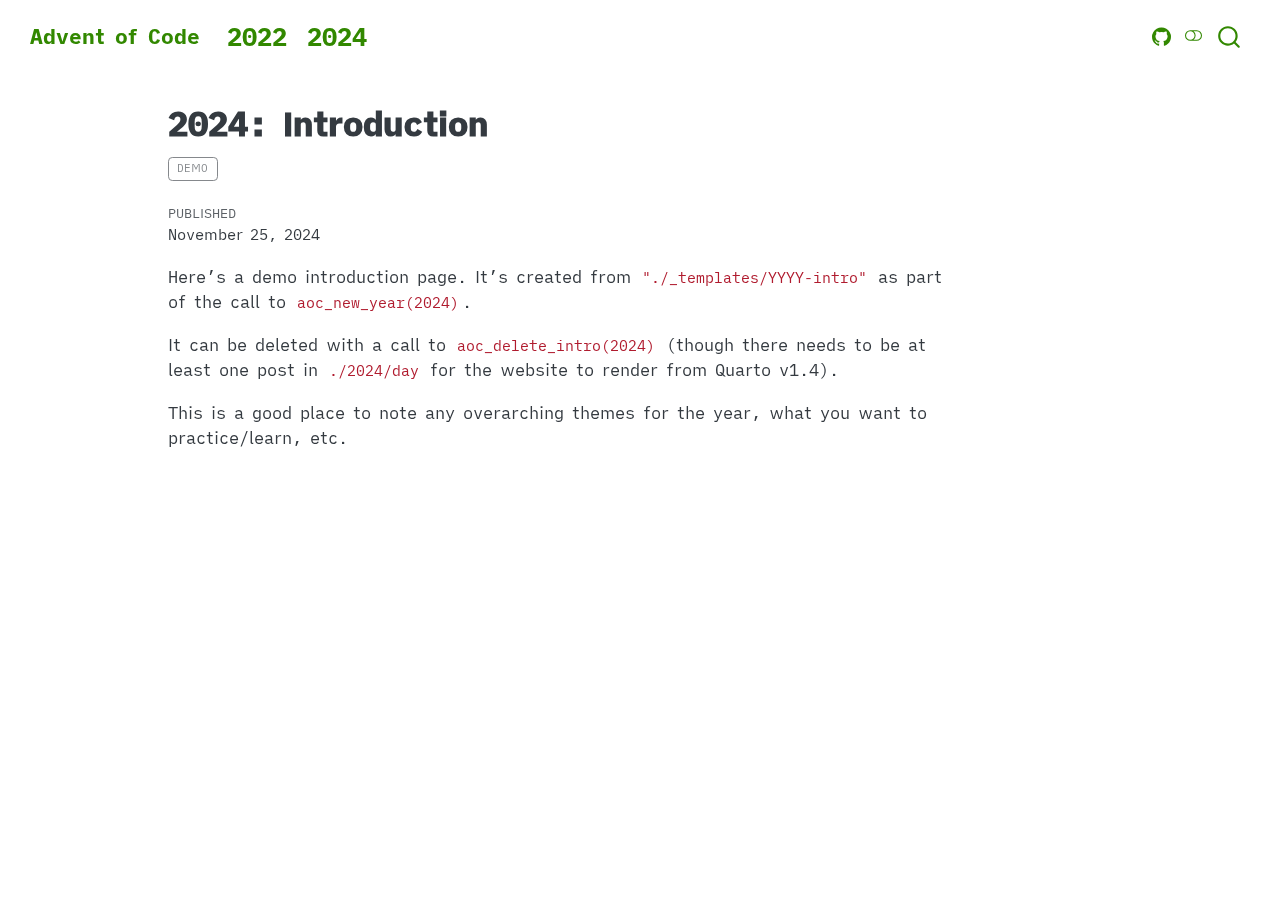
<file: 2024/day/introduction/index.html>
<!DOCTYPE html>
<html xmlns="http://www.w3.org/1999/xhtml" lang="en" xml:lang="en"><head>

<meta charset="utf-8">
<meta name="generator" content="quarto-1.6.39">

<meta name="viewport" content="width=device-width, initial-scale=1.0, user-scalable=yes">

<meta name="dcterms.date" content="2024-11-25">

<title>2024: Introduction – Advent of Code</title>
<style>
code{white-space: pre-wrap;}
span.smallcaps{font-variant: small-caps;}
div.columns{display: flex; gap: min(4vw, 1.5em);}
div.column{flex: auto; overflow-x: auto;}
div.hanging-indent{margin-left: 1.5em; text-indent: -1.5em;}
ul.task-list{list-style: none;}
ul.task-list li input[type="checkbox"] {
  width: 0.8em;
  margin: 0 0.8em 0.2em -1em; /* quarto-specific, see https://github.com/quarto-dev/quarto-cli/issues/4556 */ 
  vertical-align: middle;
}
</style>


<script src="../../../site_libs/quarto-nav/quarto-nav.js"></script>
<script src="../../../site_libs/quarto-nav/headroom.min.js"></script>
<script src="../../../site_libs/clipboard/clipboard.min.js"></script>
<script src="../../../site_libs/quarto-search/autocomplete.umd.js"></script>
<script src="../../../site_libs/quarto-search/fuse.min.js"></script>
<script src="../../../site_libs/quarto-search/quarto-search.js"></script>
<meta name="quarto:offset" content="../../../">
<script src="../../../site_libs/quarto-html/quarto.js"></script>
<script src="../../../site_libs/quarto-html/popper.min.js"></script>
<script src="../../../site_libs/quarto-html/tippy.umd.min.js"></script>
<script src="../../../site_libs/quarto-html/anchor.min.js"></script>
<link href="../../../site_libs/quarto-html/tippy.css" rel="stylesheet">
<link href="../../../site_libs/quarto-html/quarto-syntax-highlighting-f7a550d7251a22bcf42669749a03a87c.css" rel="stylesheet" class="quarto-color-scheme" id="quarto-text-highlighting-styles">
<link href="../../../site_libs/quarto-html/quarto-syntax-highlighting-dark-5286ee0019c790fd3a60d22b386dca65.css" rel="prefetch" class="quarto-color-scheme quarto-color-alternate" id="quarto-text-highlighting-styles">
<script src="../../../site_libs/bootstrap/bootstrap.min.js"></script>
<link href="../../../site_libs/bootstrap/bootstrap-icons.css" rel="stylesheet">
<link href="../../../site_libs/bootstrap/bootstrap-2f884b6170492842e713ca2d04380e27.min.css" rel="stylesheet" append-hash="true" class="quarto-color-scheme" id="quarto-bootstrap" data-mode="light">
<link href="../../../site_libs/bootstrap/bootstrap-dark-ab0bee9353fa882b490103ed7ea27a36.min.css" rel="prefetch" append-hash="true" class="quarto-color-scheme quarto-color-alternate" id="quarto-bootstrap" data-mode="dark">
<script id="quarto-search-options" type="application/json">{
  "location": "navbar",
  "copy-button": false,
  "collapse-after": 3,
  "panel-placement": "end",
  "type": "overlay",
  "limit": 50,
  "keyboard-shortcut": [
    "f",
    "/",
    "s"
  ],
  "show-item-context": false,
  "language": {
    "search-no-results-text": "No results",
    "search-matching-documents-text": "matching documents",
    "search-copy-link-title": "Copy link to search",
    "search-hide-matches-text": "Hide additional matches",
    "search-more-match-text": "more match in this document",
    "search-more-matches-text": "more matches in this document",
    "search-clear-button-title": "Clear",
    "search-text-placeholder": "",
    "search-detached-cancel-button-title": "Cancel",
    "search-submit-button-title": "Submit",
    "search-label": "Search"
  }
}</script>
<style>html{ scroll-behavior: smooth; }</style>


<link rel="stylesheet" href="../../../styles.css">
<meta property="og:title" content="2024: Introduction – Advent of Code">
<meta property="og:description" content="My solutions to Advent of Code">
<meta property="og:site_name" content="Advent of Code">
</head>

<body class="nav-fixed">

<div id="quarto-search-results"></div>
  <header id="quarto-header" class="headroom fixed-top">
    <nav class="navbar navbar-expand-lg " data-bs-theme="dark">
      <div class="navbar-container container-fluid">
      <div class="navbar-brand-container mx-auto">
    <a class="navbar-brand" href="../../../index.html">
    <span class="navbar-title">Advent of Code</span>
    </a>
  </div>
            <div id="quarto-search" class="" title="Search"></div>
          <button class="navbar-toggler" type="button" data-bs-toggle="collapse" data-bs-target="#navbarCollapse" aria-controls="navbarCollapse" role="menu" aria-expanded="false" aria-label="Toggle navigation" onclick="if (window.quartoToggleHeadroom) { window.quartoToggleHeadroom(); }">
  <span class="navbar-toggler-icon"></span>
</button>
          <div class="collapse navbar-collapse" id="navbarCollapse">
            <ul class="navbar-nav navbar-nav-scroll me-auto">
  <li class="nav-item">
    <a class="nav-link" href="../../../2022.html"> 
<span class="menu-text">2022</span></a>
  </li>  
  <li class="nav-item">
    <a class="nav-link" href="../../../2024.html"> 
<span class="menu-text">2024</span></a>
  </li>  
</ul>
            <ul class="navbar-nav navbar-nav-scroll ms-auto">
  <li class="nav-item compact">
    <a class="nav-link" href="https://github.com/EllaKaye/advent-of-code-website-template"> <i class="bi bi-github" role="img">
</i> 
<span class="menu-text"></span></a>
  </li>  
</ul>
          </div> <!-- /navcollapse -->
            <div class="quarto-navbar-tools">
  <a href="" class="quarto-color-scheme-toggle quarto-navigation-tool  px-1" onclick="window.quartoToggleColorScheme(); return false;" title="Toggle dark mode"><i class="bi"></i></a>
</div>
      </div> <!-- /container-fluid -->
    </nav>
</header>
<!-- content -->
<div id="quarto-content" class="quarto-container page-columns page-rows-contents page-layout-article page-navbar">
<!-- sidebar -->
<!-- margin-sidebar -->
    <div id="quarto-margin-sidebar" class="sidebar margin-sidebar zindex-bottom">
        
    </div>
<!-- main -->
<main class="content" id="quarto-document-content">

<header id="title-block-header" class="quarto-title-block default">
<div class="quarto-title">
<h1 class="title">2024: Introduction</h1>
  <div class="quarto-categories">
    <div class="quarto-category">demo</div>
  </div>
  </div>



<div class="quarto-title-meta">

    
    <div>
    <div class="quarto-title-meta-heading">Published</div>
    <div class="quarto-title-meta-contents">
      <p class="date">November 25, 2024</p>
    </div>
  </div>
  
    
  </div>
  


</header>


<p>Here’s a demo introduction page. It’s created from <code>"./_templates/YYYY-intro"</code> as part of the call to <code>aoc_new_year(2024)</code>.</p>
<p>It can be deleted with a call to <code>aoc_delete_intro(2024)</code> (though there needs to be at least one post in <code>./2024/day</code> for the website to render from Quarto v1.4).</p>
<p>This is a good place to note any overarching themes for the year, what you want to practice/learn, etc.</p>



</main> <!-- /main -->
<script id="quarto-html-after-body" type="application/javascript">
window.document.addEventListener("DOMContentLoaded", function (event) {
  const toggleBodyColorMode = (bsSheetEl) => {
    const mode = bsSheetEl.getAttribute("data-mode");
    const bodyEl = window.document.querySelector("body");
    if (mode === "dark") {
      bodyEl.classList.add("quarto-dark");
      bodyEl.classList.remove("quarto-light");
    } else {
      bodyEl.classList.add("quarto-light");
      bodyEl.classList.remove("quarto-dark");
    }
  }
  const toggleBodyColorPrimary = () => {
    const bsSheetEl = window.document.querySelector("link#quarto-bootstrap");
    if (bsSheetEl) {
      toggleBodyColorMode(bsSheetEl);
    }
  }
  toggleBodyColorPrimary();  
  const disableStylesheet = (stylesheets) => {
    for (let i=0; i < stylesheets.length; i++) {
      const stylesheet = stylesheets[i];
      stylesheet.rel = 'prefetch';
    }
  }
  const enableStylesheet = (stylesheets) => {
    for (let i=0; i < stylesheets.length; i++) {
      const stylesheet = stylesheets[i];
      stylesheet.rel = 'stylesheet';
    }
  }
  const manageTransitions = (selector, allowTransitions) => {
    const els = window.document.querySelectorAll(selector);
    for (let i=0; i < els.length; i++) {
      const el = els[i];
      if (allowTransitions) {
        el.classList.remove('notransition');
      } else {
        el.classList.add('notransition');
      }
    }
  }
  const toggleGiscusIfUsed = (isAlternate, darkModeDefault) => {
    const baseTheme = document.querySelector('#giscus-base-theme')?.value ?? 'light';
    const alternateTheme = document.querySelector('#giscus-alt-theme')?.value ?? 'dark';
    let newTheme = '';
    if(darkModeDefault) {
      newTheme = isAlternate ? baseTheme : alternateTheme;
    } else {
      newTheme = isAlternate ? alternateTheme : baseTheme;
    }
    const changeGiscusTheme = () => {
      // From: https://github.com/giscus/giscus/issues/336
      const sendMessage = (message) => {
        const iframe = document.querySelector('iframe.giscus-frame');
        if (!iframe) return;
        iframe.contentWindow.postMessage({ giscus: message }, 'https://giscus.app');
      }
      sendMessage({
        setConfig: {
          theme: newTheme
        }
      });
    }
    const isGiscussLoaded = window.document.querySelector('iframe.giscus-frame') !== null;
    if (isGiscussLoaded) {
      changeGiscusTheme();
    }
  }
  const toggleColorMode = (alternate) => {
    // Switch the stylesheets
    const alternateStylesheets = window.document.querySelectorAll('link.quarto-color-scheme.quarto-color-alternate');
    manageTransitions('#quarto-margin-sidebar .nav-link', false);
    if (alternate) {
      enableStylesheet(alternateStylesheets);
      for (const sheetNode of alternateStylesheets) {
        if (sheetNode.id === "quarto-bootstrap") {
          toggleBodyColorMode(sheetNode);
        }
      }
    } else {
      disableStylesheet(alternateStylesheets);
      toggleBodyColorPrimary();
    }
    manageTransitions('#quarto-margin-sidebar .nav-link', true);
    // Switch the toggles
    const toggles = window.document.querySelectorAll('.quarto-color-scheme-toggle');
    for (let i=0; i < toggles.length; i++) {
      const toggle = toggles[i];
      if (toggle) {
        if (alternate) {
          toggle.classList.add("alternate");     
        } else {
          toggle.classList.remove("alternate");
        }
      }
    }
    // Hack to workaround the fact that safari doesn't
    // properly recolor the scrollbar when toggling (#1455)
    if (navigator.userAgent.indexOf('Safari') > 0 && navigator.userAgent.indexOf('Chrome') == -1) {
      manageTransitions("body", false);
      window.scrollTo(0, 1);
      setTimeout(() => {
        window.scrollTo(0, 0);
        manageTransitions("body", true);
      }, 40);  
    }
  }
  const isFileUrl = () => { 
    return window.location.protocol === 'file:';
  }
  const hasAlternateSentinel = () => {  
    let styleSentinel = getColorSchemeSentinel();
    if (styleSentinel !== null) {
      return styleSentinel === "alternate";
    } else {
      return false;
    }
  }
  const setStyleSentinel = (alternate) => {
    const value = alternate ? "alternate" : "default";
    if (!isFileUrl()) {
      window.localStorage.setItem("quarto-color-scheme", value);
    } else {
      localAlternateSentinel = value;
    }
  }
  const getColorSchemeSentinel = () => {
    if (!isFileUrl()) {
      const storageValue = window.localStorage.getItem("quarto-color-scheme");
      return storageValue != null ? storageValue : localAlternateSentinel;
    } else {
      return localAlternateSentinel;
    }
  }
  const darkModeDefault = false;
  let localAlternateSentinel = darkModeDefault ? 'alternate' : 'default';
  // Dark / light mode switch
  window.quartoToggleColorScheme = () => {
    // Read the current dark / light value 
    let toAlternate = !hasAlternateSentinel();
    toggleColorMode(toAlternate);
    setStyleSentinel(toAlternate);
    toggleGiscusIfUsed(toAlternate, darkModeDefault);
  };
  // Ensure there is a toggle, if there isn't float one in the top right
  if (window.document.querySelector('.quarto-color-scheme-toggle') === null) {
    const a = window.document.createElement('a');
    a.classList.add('top-right');
    a.classList.add('quarto-color-scheme-toggle');
    a.href = "";
    a.onclick = function() { try { window.quartoToggleColorScheme(); } catch {} return false; };
    const i = window.document.createElement("i");
    i.classList.add('bi');
    a.appendChild(i);
    window.document.body.appendChild(a);
  }
  // Switch to dark mode if need be
  if (hasAlternateSentinel()) {
    toggleColorMode(true);
  } else {
    toggleColorMode(false);
  }
  const icon = "";
  const anchorJS = new window.AnchorJS();
  anchorJS.options = {
    placement: 'right',
    icon: icon
  };
  anchorJS.add('.anchored');
  const isCodeAnnotation = (el) => {
    for (const clz of el.classList) {
      if (clz.startsWith('code-annotation-')) {                     
        return true;
      }
    }
    return false;
  }
  const onCopySuccess = function(e) {
    // button target
    const button = e.trigger;
    // don't keep focus
    button.blur();
    // flash "checked"
    button.classList.add('code-copy-button-checked');
    var currentTitle = button.getAttribute("title");
    button.setAttribute("title", "Copied!");
    let tooltip;
    if (window.bootstrap) {
      button.setAttribute("data-bs-toggle", "tooltip");
      button.setAttribute("data-bs-placement", "left");
      button.setAttribute("data-bs-title", "Copied!");
      tooltip = new bootstrap.Tooltip(button, 
        { trigger: "manual", 
          customClass: "code-copy-button-tooltip",
          offset: [0, -8]});
      tooltip.show();    
    }
    setTimeout(function() {
      if (tooltip) {
        tooltip.hide();
        button.removeAttribute("data-bs-title");
        button.removeAttribute("data-bs-toggle");
        button.removeAttribute("data-bs-placement");
      }
      button.setAttribute("title", currentTitle);
      button.classList.remove('code-copy-button-checked');
    }, 1000);
    // clear code selection
    e.clearSelection();
  }
  const getTextToCopy = function(trigger) {
      const codeEl = trigger.previousElementSibling.cloneNode(true);
      for (const childEl of codeEl.children) {
        if (isCodeAnnotation(childEl)) {
          childEl.remove();
        }
      }
      return codeEl.innerText;
  }
  const clipboard = new window.ClipboardJS('.code-copy-button:not([data-in-quarto-modal])', {
    text: getTextToCopy
  });
  clipboard.on('success', onCopySuccess);
  if (window.document.getElementById('quarto-embedded-source-code-modal')) {
    const clipboardModal = new window.ClipboardJS('.code-copy-button[data-in-quarto-modal]', {
      text: getTextToCopy,
      container: window.document.getElementById('quarto-embedded-source-code-modal')
    });
    clipboardModal.on('success', onCopySuccess);
  }
    var localhostRegex = new RegExp(/^(?:http|https):\/\/localhost\:?[0-9]*\//);
    var mailtoRegex = new RegExp(/^mailto:/);
      var filterRegex = new RegExp("https:\/\/EllaKaye\.github\.io\/advent-of-code-website-template\/");
    var isInternal = (href) => {
        return filterRegex.test(href) || localhostRegex.test(href) || mailtoRegex.test(href);
    }
    // Inspect non-navigation links and adorn them if external
 	var links = window.document.querySelectorAll('a[href]:not(.nav-link):not(.navbar-brand):not(.toc-action):not(.sidebar-link):not(.sidebar-item-toggle):not(.pagination-link):not(.no-external):not([aria-hidden]):not(.dropdown-item):not(.quarto-navigation-tool):not(.about-link)');
    for (var i=0; i<links.length; i++) {
      const link = links[i];
      if (!isInternal(link.href)) {
        // undo the damage that might have been done by quarto-nav.js in the case of
        // links that we want to consider external
        if (link.dataset.originalHref !== undefined) {
          link.href = link.dataset.originalHref;
        }
          // target, if specified
          link.setAttribute("target", "_blank");
          if (link.getAttribute("rel") === null) {
            link.setAttribute("rel", "noopener");
          }
      }
    }
  function tippyHover(el, contentFn, onTriggerFn, onUntriggerFn) {
    const config = {
      allowHTML: true,
      maxWidth: 500,
      delay: 100,
      arrow: false,
      appendTo: function(el) {
          return el.parentElement;
      },
      interactive: true,
      interactiveBorder: 10,
      theme: 'quarto',
      placement: 'bottom-start',
    };
    if (contentFn) {
      config.content = contentFn;
    }
    if (onTriggerFn) {
      config.onTrigger = onTriggerFn;
    }
    if (onUntriggerFn) {
      config.onUntrigger = onUntriggerFn;
    }
    window.tippy(el, config); 
  }
  const noterefs = window.document.querySelectorAll('a[role="doc-noteref"]');
  for (var i=0; i<noterefs.length; i++) {
    const ref = noterefs[i];
    tippyHover(ref, function() {
      // use id or data attribute instead here
      let href = ref.getAttribute('data-footnote-href') || ref.getAttribute('href');
      try { href = new URL(href).hash; } catch {}
      const id = href.replace(/^#\/?/, "");
      const note = window.document.getElementById(id);
      if (note) {
        return note.innerHTML;
      } else {
        return "";
      }
    });
  }
  const xrefs = window.document.querySelectorAll('a.quarto-xref');
  const processXRef = (id, note) => {
    // Strip column container classes
    const stripColumnClz = (el) => {
      el.classList.remove("page-full", "page-columns");
      if (el.children) {
        for (const child of el.children) {
          stripColumnClz(child);
        }
      }
    }
    stripColumnClz(note)
    if (id === null || id.startsWith('sec-')) {
      // Special case sections, only their first couple elements
      const container = document.createElement("div");
      if (note.children && note.children.length > 2) {
        container.appendChild(note.children[0].cloneNode(true));
        for (let i = 1; i < note.children.length; i++) {
          const child = note.children[i];
          if (child.tagName === "P" && child.innerText === "") {
            continue;
          } else {
            container.appendChild(child.cloneNode(true));
            break;
          }
        }
        if (window.Quarto?.typesetMath) {
          window.Quarto.typesetMath(container);
        }
        return container.innerHTML
      } else {
        if (window.Quarto?.typesetMath) {
          window.Quarto.typesetMath(note);
        }
        return note.innerHTML;
      }
    } else {
      // Remove any anchor links if they are present
      const anchorLink = note.querySelector('a.anchorjs-link');
      if (anchorLink) {
        anchorLink.remove();
      }
      if (window.Quarto?.typesetMath) {
        window.Quarto.typesetMath(note);
      }
      if (note.classList.contains("callout")) {
        return note.outerHTML;
      } else {
        return note.innerHTML;
      }
    }
  }
  for (var i=0; i<xrefs.length; i++) {
    const xref = xrefs[i];
    tippyHover(xref, undefined, function(instance) {
      instance.disable();
      let url = xref.getAttribute('href');
      let hash = undefined; 
      if (url.startsWith('#')) {
        hash = url;
      } else {
        try { hash = new URL(url).hash; } catch {}
      }
      if (hash) {
        const id = hash.replace(/^#\/?/, "");
        const note = window.document.getElementById(id);
        if (note !== null) {
          try {
            const html = processXRef(id, note.cloneNode(true));
            instance.setContent(html);
          } finally {
            instance.enable();
            instance.show();
          }
        } else {
          // See if we can fetch this
          fetch(url.split('#')[0])
          .then(res => res.text())
          .then(html => {
            const parser = new DOMParser();
            const htmlDoc = parser.parseFromString(html, "text/html");
            const note = htmlDoc.getElementById(id);
            if (note !== null) {
              const html = processXRef(id, note);
              instance.setContent(html);
            } 
          }).finally(() => {
            instance.enable();
            instance.show();
          });
        }
      } else {
        // See if we can fetch a full url (with no hash to target)
        // This is a special case and we should probably do some content thinning / targeting
        fetch(url)
        .then(res => res.text())
        .then(html => {
          const parser = new DOMParser();
          const htmlDoc = parser.parseFromString(html, "text/html");
          const note = htmlDoc.querySelector('main.content');
          if (note !== null) {
            // This should only happen for chapter cross references
            // (since there is no id in the URL)
            // remove the first header
            if (note.children.length > 0 && note.children[0].tagName === "HEADER") {
              note.children[0].remove();
            }
            const html = processXRef(null, note);
            instance.setContent(html);
          } 
        }).finally(() => {
          instance.enable();
          instance.show();
        });
      }
    }, function(instance) {
    });
  }
      let selectedAnnoteEl;
      const selectorForAnnotation = ( cell, annotation) => {
        let cellAttr = 'data-code-cell="' + cell + '"';
        let lineAttr = 'data-code-annotation="' +  annotation + '"';
        const selector = 'span[' + cellAttr + '][' + lineAttr + ']';
        return selector;
      }
      const selectCodeLines = (annoteEl) => {
        const doc = window.document;
        const targetCell = annoteEl.getAttribute("data-target-cell");
        const targetAnnotation = annoteEl.getAttribute("data-target-annotation");
        const annoteSpan = window.document.querySelector(selectorForAnnotation(targetCell, targetAnnotation));
        const lines = annoteSpan.getAttribute("data-code-lines").split(",");
        const lineIds = lines.map((line) => {
          return targetCell + "-" + line;
        })
        let top = null;
        let height = null;
        let parent = null;
        if (lineIds.length > 0) {
            //compute the position of the single el (top and bottom and make a div)
            const el = window.document.getElementById(lineIds[0]);
            top = el.offsetTop;
            height = el.offsetHeight;
            parent = el.parentElement.parentElement;
          if (lineIds.length > 1) {
            const lastEl = window.document.getElementById(lineIds[lineIds.length - 1]);
            const bottom = lastEl.offsetTop + lastEl.offsetHeight;
            height = bottom - top;
          }
          if (top !== null && height !== null && parent !== null) {
            // cook up a div (if necessary) and position it 
            let div = window.document.getElementById("code-annotation-line-highlight");
            if (div === null) {
              div = window.document.createElement("div");
              div.setAttribute("id", "code-annotation-line-highlight");
              div.style.position = 'absolute';
              parent.appendChild(div);
            }
            div.style.top = top - 2 + "px";
            div.style.height = height + 4 + "px";
            div.style.left = 0;
            let gutterDiv = window.document.getElementById("code-annotation-line-highlight-gutter");
            if (gutterDiv === null) {
              gutterDiv = window.document.createElement("div");
              gutterDiv.setAttribute("id", "code-annotation-line-highlight-gutter");
              gutterDiv.style.position = 'absolute';
              const codeCell = window.document.getElementById(targetCell);
              const gutter = codeCell.querySelector('.code-annotation-gutter');
              gutter.appendChild(gutterDiv);
            }
            gutterDiv.style.top = top - 2 + "px";
            gutterDiv.style.height = height + 4 + "px";
          }
          selectedAnnoteEl = annoteEl;
        }
      };
      const unselectCodeLines = () => {
        const elementsIds = ["code-annotation-line-highlight", "code-annotation-line-highlight-gutter"];
        elementsIds.forEach((elId) => {
          const div = window.document.getElementById(elId);
          if (div) {
            div.remove();
          }
        });
        selectedAnnoteEl = undefined;
      };
        // Handle positioning of the toggle
    window.addEventListener(
      "resize",
      throttle(() => {
        elRect = undefined;
        if (selectedAnnoteEl) {
          selectCodeLines(selectedAnnoteEl);
        }
      }, 10)
    );
    function throttle(fn, ms) {
    let throttle = false;
    let timer;
      return (...args) => {
        if(!throttle) { // first call gets through
            fn.apply(this, args);
            throttle = true;
        } else { // all the others get throttled
            if(timer) clearTimeout(timer); // cancel #2
            timer = setTimeout(() => {
              fn.apply(this, args);
              timer = throttle = false;
            }, ms);
        }
      };
    }
      // Attach click handler to the DT
      const annoteDls = window.document.querySelectorAll('dt[data-target-cell]');
      for (const annoteDlNode of annoteDls) {
        annoteDlNode.addEventListener('click', (event) => {
          const clickedEl = event.target;
          if (clickedEl !== selectedAnnoteEl) {
            unselectCodeLines();
            const activeEl = window.document.querySelector('dt[data-target-cell].code-annotation-active');
            if (activeEl) {
              activeEl.classList.remove('code-annotation-active');
            }
            selectCodeLines(clickedEl);
            clickedEl.classList.add('code-annotation-active');
          } else {
            // Unselect the line
            unselectCodeLines();
            clickedEl.classList.remove('code-annotation-active');
          }
        });
      }
  const findCites = (el) => {
    const parentEl = el.parentElement;
    if (parentEl) {
      const cites = parentEl.dataset.cites;
      if (cites) {
        return {
          el,
          cites: cites.split(' ')
        };
      } else {
        return findCites(el.parentElement)
      }
    } else {
      return undefined;
    }
  };
  var bibliorefs = window.document.querySelectorAll('a[role="doc-biblioref"]');
  for (var i=0; i<bibliorefs.length; i++) {
    const ref = bibliorefs[i];
    const citeInfo = findCites(ref);
    if (citeInfo) {
      tippyHover(citeInfo.el, function() {
        var popup = window.document.createElement('div');
        citeInfo.cites.forEach(function(cite) {
          var citeDiv = window.document.createElement('div');
          citeDiv.classList.add('hanging-indent');
          citeDiv.classList.add('csl-entry');
          var biblioDiv = window.document.getElementById('ref-' + cite);
          if (biblioDiv) {
            citeDiv.innerHTML = biblioDiv.innerHTML;
          }
          popup.appendChild(citeDiv);
        });
        return popup.innerHTML;
      });
    }
  }
});
</script>
</div> <!-- /content -->




<script src="../../../site_libs/quarto-html/zenscroll-min.js"></script>
</body></html>
</file>
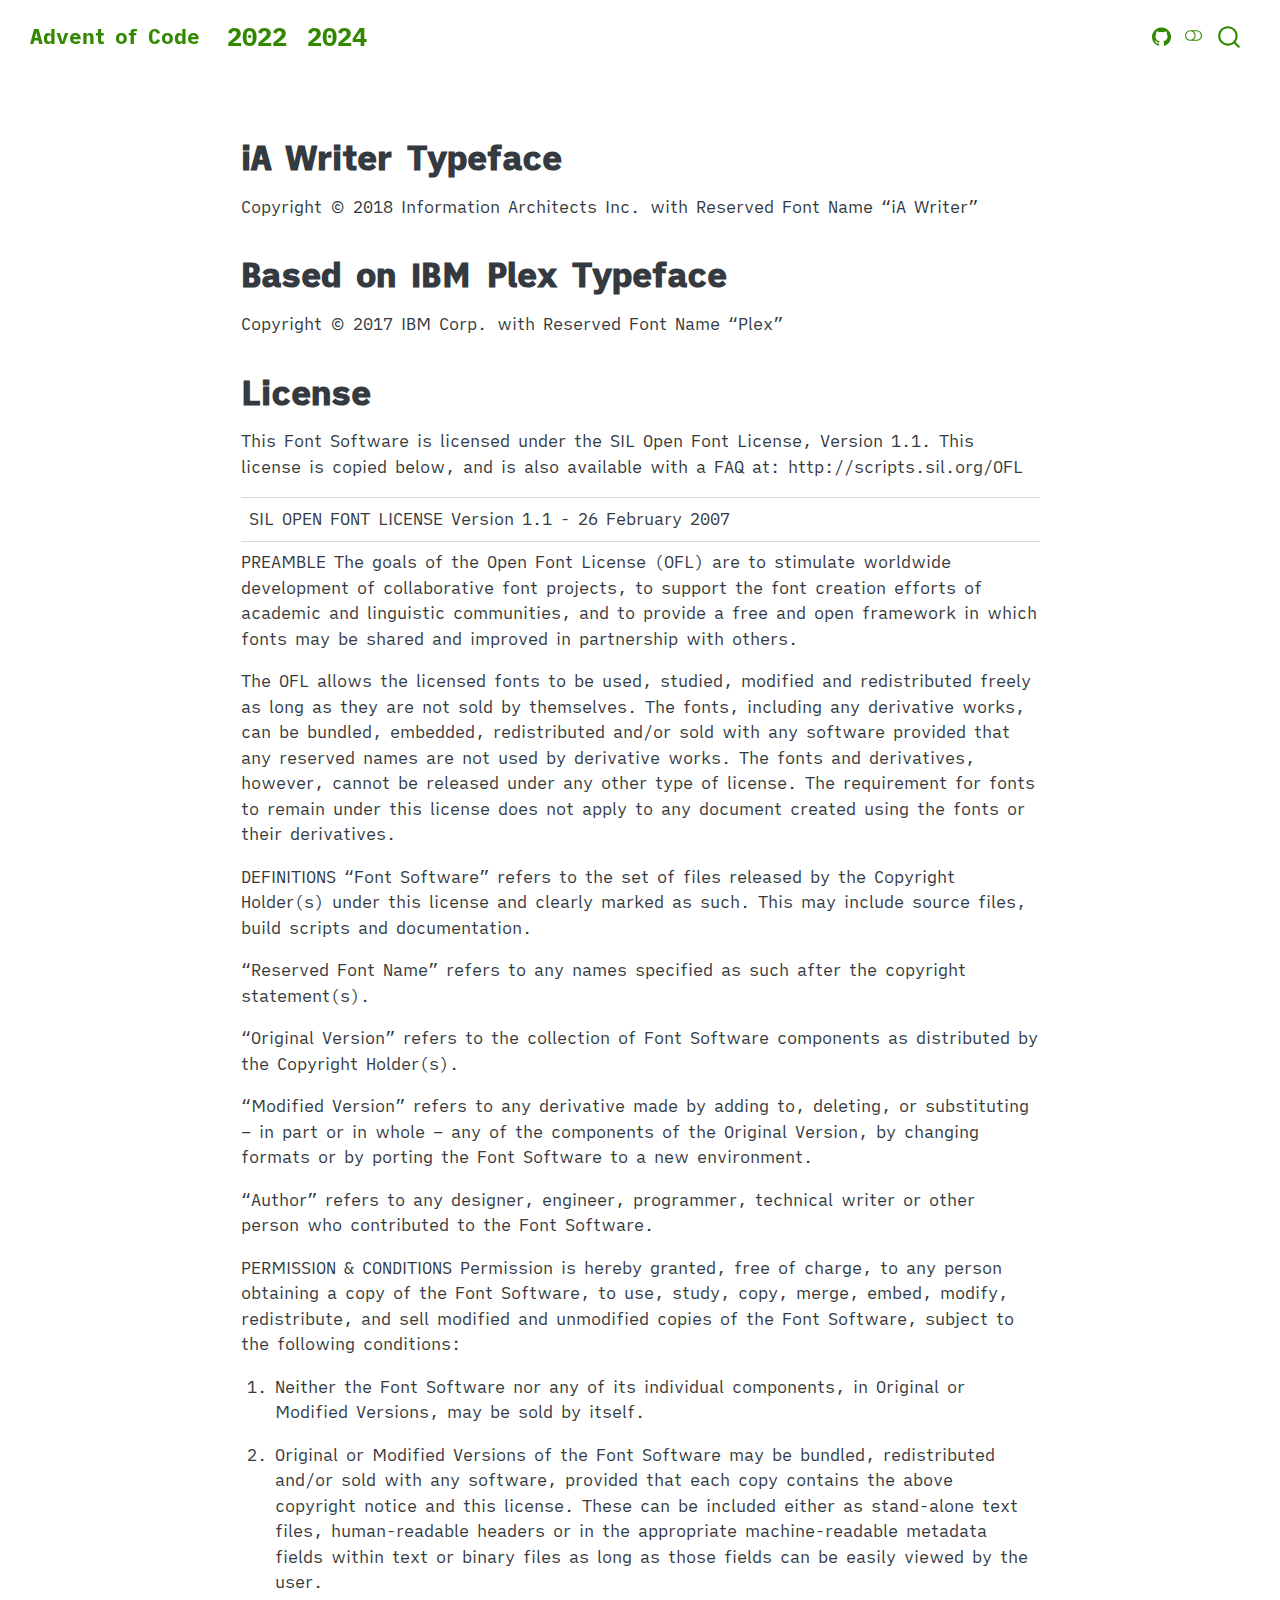
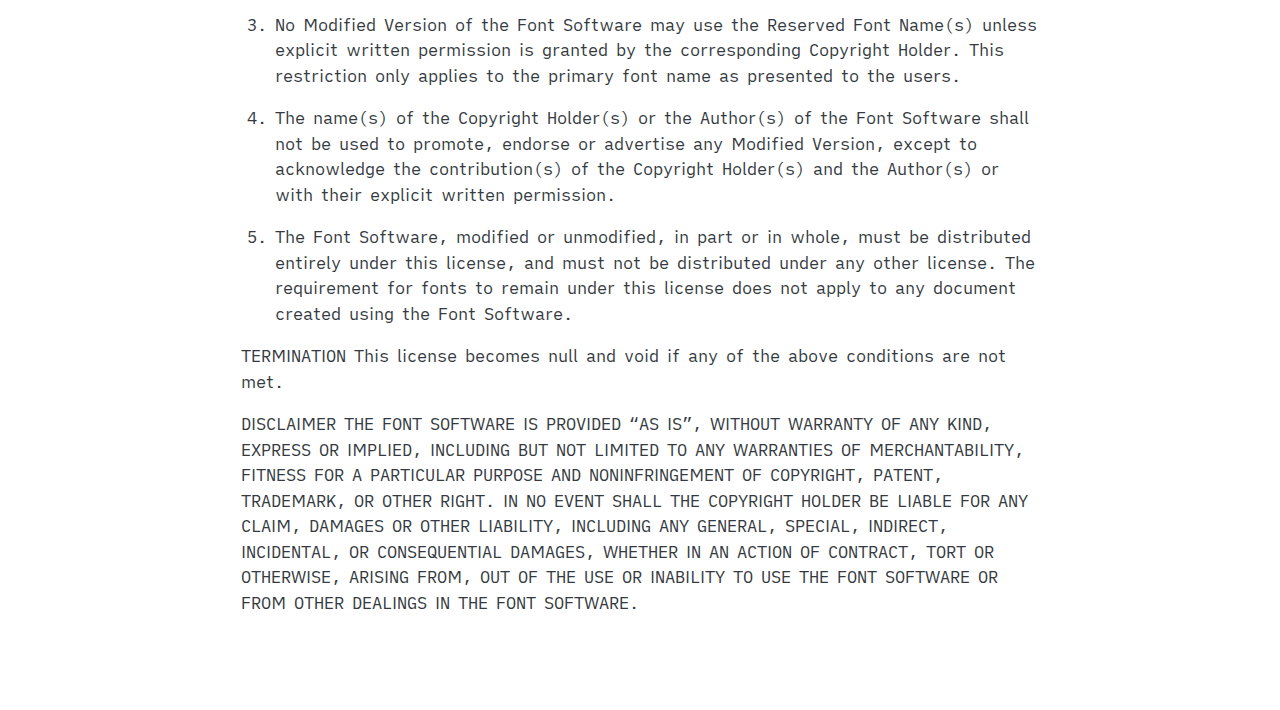
<file: fonts/LICENSE.html>
<!DOCTYPE html>
<html xmlns="http://www.w3.org/1999/xhtml" lang="en" xml:lang="en"><head>

<meta charset="utf-8">
<meta name="generator" content="quarto-1.6.39">

<meta name="viewport" content="width=device-width, initial-scale=1.0, user-scalable=yes">


<title>license – Advent of Code</title>
<style>
code{white-space: pre-wrap;}
span.smallcaps{font-variant: small-caps;}
div.columns{display: flex; gap: min(4vw, 1.5em);}
div.column{flex: auto; overflow-x: auto;}
div.hanging-indent{margin-left: 1.5em; text-indent: -1.5em;}
ul.task-list{list-style: none;}
ul.task-list li input[type="checkbox"] {
  width: 0.8em;
  margin: 0 0.8em 0.2em -1em; /* quarto-specific, see https://github.com/quarto-dev/quarto-cli/issues/4556 */ 
  vertical-align: middle;
}
</style>


<script src="../site_libs/quarto-nav/quarto-nav.js"></script>
<script src="../site_libs/quarto-nav/headroom.min.js"></script>
<script src="../site_libs/clipboard/clipboard.min.js"></script>
<script src="../site_libs/quarto-search/autocomplete.umd.js"></script>
<script src="../site_libs/quarto-search/fuse.min.js"></script>
<script src="../site_libs/quarto-search/quarto-search.js"></script>
<meta name="quarto:offset" content="../">
<script src="../site_libs/quarto-html/quarto.js"></script>
<script src="../site_libs/quarto-html/popper.min.js"></script>
<script src="../site_libs/quarto-html/tippy.umd.min.js"></script>
<script src="../site_libs/quarto-html/anchor.min.js"></script>
<link href="../site_libs/quarto-html/tippy.css" rel="stylesheet">
<link href="../site_libs/quarto-html/quarto-syntax-highlighting-f7a550d7251a22bcf42669749a03a87c.css" rel="stylesheet" class="quarto-color-scheme" id="quarto-text-highlighting-styles">
<link href="../site_libs/quarto-html/quarto-syntax-highlighting-dark-5286ee0019c790fd3a60d22b386dca65.css" rel="prefetch" class="quarto-color-scheme quarto-color-alternate" id="quarto-text-highlighting-styles">
<script src="../site_libs/bootstrap/bootstrap.min.js"></script>
<link href="../site_libs/bootstrap/bootstrap-icons.css" rel="stylesheet">
<link href="../site_libs/bootstrap/bootstrap-2f884b6170492842e713ca2d04380e27.min.css" rel="stylesheet" append-hash="true" class="quarto-color-scheme" id="quarto-bootstrap" data-mode="light">
<link href="../site_libs/bootstrap/bootstrap-dark-ab0bee9353fa882b490103ed7ea27a36.min.css" rel="prefetch" append-hash="true" class="quarto-color-scheme quarto-color-alternate" id="quarto-bootstrap" data-mode="dark">
<script id="quarto-search-options" type="application/json">{
  "location": "navbar",
  "copy-button": false,
  "collapse-after": 3,
  "panel-placement": "end",
  "type": "overlay",
  "limit": 50,
  "keyboard-shortcut": [
    "f",
    "/",
    "s"
  ],
  "show-item-context": false,
  "language": {
    "search-no-results-text": "No results",
    "search-matching-documents-text": "matching documents",
    "search-copy-link-title": "Copy link to search",
    "search-hide-matches-text": "Hide additional matches",
    "search-more-match-text": "more match in this document",
    "search-more-matches-text": "more matches in this document",
    "search-clear-button-title": "Clear",
    "search-text-placeholder": "",
    "search-detached-cancel-button-title": "Cancel",
    "search-submit-button-title": "Submit",
    "search-label": "Search"
  }
}</script>
<style>html{ scroll-behavior: smooth; }</style>


<link rel="stylesheet" href="../styles.css">
<meta property="og:title" content="Advent of Code">
<meta property="og:description" content="My solutions to Advent of Code">
<meta property="og:site_name" content="Advent of Code">
</head>

<body class="nav-fixed fullcontent">

<div id="quarto-search-results"></div>
  <header id="quarto-header" class="headroom fixed-top">
    <nav class="navbar navbar-expand-lg " data-bs-theme="dark">
      <div class="navbar-container container-fluid">
      <div class="navbar-brand-container mx-auto">
    <a class="navbar-brand" href="../index.html">
    <span class="navbar-title">Advent of Code</span>
    </a>
  </div>
            <div id="quarto-search" class="" title="Search"></div>
          <button class="navbar-toggler" type="button" data-bs-toggle="collapse" data-bs-target="#navbarCollapse" aria-controls="navbarCollapse" role="menu" aria-expanded="false" aria-label="Toggle navigation" onclick="if (window.quartoToggleHeadroom) { window.quartoToggleHeadroom(); }">
  <span class="navbar-toggler-icon"></span>
</button>
          <div class="collapse navbar-collapse" id="navbarCollapse">
            <ul class="navbar-nav navbar-nav-scroll me-auto">
  <li class="nav-item">
    <a class="nav-link" href="../2022.html"> 
<span class="menu-text">2022</span></a>
  </li>  
  <li class="nav-item">
    <a class="nav-link" href="../2024.html"> 
<span class="menu-text">2024</span></a>
  </li>  
</ul>
            <ul class="navbar-nav navbar-nav-scroll ms-auto">
  <li class="nav-item compact">
    <a class="nav-link" href="https://github.com/EllaKaye/advent-of-code-website-template"> <i class="bi bi-github" role="img">
</i> 
<span class="menu-text"></span></a>
  </li>  
</ul>
          </div> <!-- /navcollapse -->
            <div class="quarto-navbar-tools">
  <a href="" class="quarto-color-scheme-toggle quarto-navigation-tool  px-1" onclick="window.quartoToggleColorScheme(); return false;" title="Toggle dark mode"><i class="bi"></i></a>
</div>
      </div> <!-- /container-fluid -->
    </nav>
</header>
<!-- content -->
<div id="quarto-content" class="quarto-container page-columns page-rows-contents page-layout-article page-navbar">
<!-- sidebar -->
<!-- margin-sidebar -->
    
<!-- main -->
<main class="content" id="quarto-document-content"><header id="title-block-header" class="quarto-title-block"></header>




<section id="ia-writer-typeface" class="level1">
<h1>iA Writer Typeface</h1>
<p>Copyright © 2018 Information Architects Inc.&nbsp;with Reserved Font Name “iA Writer”</p>
</section>
<section id="based-on-ibm-plex-typeface" class="level1">
<h1>Based on IBM Plex Typeface</h1>
<p>Copyright © 2017 IBM Corp.&nbsp;with Reserved Font Name “Plex”</p>
</section>
<section id="license" class="level1">
<h1>License</h1>
<p>This Font Software is licensed under the SIL Open Font License, Version 1.1. This license is copied below, and is also available with a FAQ at: http://scripts.sil.org/OFL</p>
<table class="caption-top table">
<tbody>
<tr class="odd">
<td style="text-align: left;">SIL OPEN FONT LICENSE Version 1.1 - 26 February 2007</td>
</tr>
</tbody>
</table>
<p>PREAMBLE The goals of the Open Font License (OFL) are to stimulate worldwide development of collaborative font projects, to support the font creation efforts of academic and linguistic communities, and to provide a free and open framework in which fonts may be shared and improved in partnership with others.</p>
<p>The OFL allows the licensed fonts to be used, studied, modified and redistributed freely as long as they are not sold by themselves. The fonts, including any derivative works, can be bundled, embedded, redistributed and/or sold with any software provided that any reserved names are not used by derivative works. The fonts and derivatives, however, cannot be released under any other type of license. The requirement for fonts to remain under this license does not apply to any document created using the fonts or their derivatives.</p>
<p>DEFINITIONS “Font Software” refers to the set of files released by the Copyright Holder(s) under this license and clearly marked as such. This may include source files, build scripts and documentation.</p>
<p>“Reserved Font Name” refers to any names specified as such after the copyright statement(s).</p>
<p>“Original Version” refers to the collection of Font Software components as distributed by the Copyright Holder(s).</p>
<p>“Modified Version” refers to any derivative made by adding to, deleting, or substituting – in part or in whole – any of the components of the Original Version, by changing formats or by porting the Font Software to a new environment.</p>
<p>“Author” refers to any designer, engineer, programmer, technical writer or other person who contributed to the Font Software.</p>
<p>PERMISSION &amp; CONDITIONS Permission is hereby granted, free of charge, to any person obtaining a copy of the Font Software, to use, study, copy, merge, embed, modify, redistribute, and sell modified and unmodified copies of the Font Software, subject to the following conditions:</p>
<ol type="1">
<li><p>Neither the Font Software nor any of its individual components, in Original or Modified Versions, may be sold by itself.</p></li>
<li><p>Original or Modified Versions of the Font Software may be bundled, redistributed and/or sold with any software, provided that each copy contains the above copyright notice and this license. These can be included either as stand-alone text files, human-readable headers or in the appropriate machine-readable metadata fields within text or binary files as long as those fields can be easily viewed by the user.</p></li>
<li><p>No Modified Version of the Font Software may use the Reserved Font Name(s) unless explicit written permission is granted by the corresponding Copyright Holder. This restriction only applies to the primary font name as presented to the users.</p></li>
<li><p>The name(s) of the Copyright Holder(s) or the Author(s) of the Font Software shall not be used to promote, endorse or advertise any Modified Version, except to acknowledge the contribution(s) of the Copyright Holder(s) and the Author(s) or with their explicit written permission.</p></li>
<li><p>The Font Software, modified or unmodified, in part or in whole, must be distributed entirely under this license, and must not be distributed under any other license. The requirement for fonts to remain under this license does not apply to any document created using the Font Software.</p></li>
</ol>
<p>TERMINATION This license becomes null and void if any of the above conditions are not met.</p>
<p>DISCLAIMER THE FONT SOFTWARE IS PROVIDED “AS IS”, WITHOUT WARRANTY OF ANY KIND, EXPRESS OR IMPLIED, INCLUDING BUT NOT LIMITED TO ANY WARRANTIES OF MERCHANTABILITY, FITNESS FOR A PARTICULAR PURPOSE AND NONINFRINGEMENT OF COPYRIGHT, PATENT, TRADEMARK, OR OTHER RIGHT. IN NO EVENT SHALL THE COPYRIGHT HOLDER BE LIABLE FOR ANY CLAIM, DAMAGES OR OTHER LIABILITY, INCLUDING ANY GENERAL, SPECIAL, INDIRECT, INCIDENTAL, OR CONSEQUENTIAL DAMAGES, WHETHER IN AN ACTION OF CONTRACT, TORT OR OTHERWISE, ARISING FROM, OUT OF THE USE OR INABILITY TO USE THE FONT SOFTWARE OR FROM OTHER DEALINGS IN THE FONT SOFTWARE.</p>


</section>

</main> <!-- /main -->
<script id="quarto-html-after-body" type="application/javascript">
window.document.addEventListener("DOMContentLoaded", function (event) {
  const toggleBodyColorMode = (bsSheetEl) => {
    const mode = bsSheetEl.getAttribute("data-mode");
    const bodyEl = window.document.querySelector("body");
    if (mode === "dark") {
      bodyEl.classList.add("quarto-dark");
      bodyEl.classList.remove("quarto-light");
    } else {
      bodyEl.classList.add("quarto-light");
      bodyEl.classList.remove("quarto-dark");
    }
  }
  const toggleBodyColorPrimary = () => {
    const bsSheetEl = window.document.querySelector("link#quarto-bootstrap");
    if (bsSheetEl) {
      toggleBodyColorMode(bsSheetEl);
    }
  }
  toggleBodyColorPrimary();  
  const disableStylesheet = (stylesheets) => {
    for (let i=0; i < stylesheets.length; i++) {
      const stylesheet = stylesheets[i];
      stylesheet.rel = 'prefetch';
    }
  }
  const enableStylesheet = (stylesheets) => {
    for (let i=0; i < stylesheets.length; i++) {
      const stylesheet = stylesheets[i];
      stylesheet.rel = 'stylesheet';
    }
  }
  const manageTransitions = (selector, allowTransitions) => {
    const els = window.document.querySelectorAll(selector);
    for (let i=0; i < els.length; i++) {
      const el = els[i];
      if (allowTransitions) {
        el.classList.remove('notransition');
      } else {
        el.classList.add('notransition');
      }
    }
  }
  const toggleGiscusIfUsed = (isAlternate, darkModeDefault) => {
    const baseTheme = document.querySelector('#giscus-base-theme')?.value ?? 'light';
    const alternateTheme = document.querySelector('#giscus-alt-theme')?.value ?? 'dark';
    let newTheme = '';
    if(darkModeDefault) {
      newTheme = isAlternate ? baseTheme : alternateTheme;
    } else {
      newTheme = isAlternate ? alternateTheme : baseTheme;
    }
    const changeGiscusTheme = () => {
      // From: https://github.com/giscus/giscus/issues/336
      const sendMessage = (message) => {
        const iframe = document.querySelector('iframe.giscus-frame');
        if (!iframe) return;
        iframe.contentWindow.postMessage({ giscus: message }, 'https://giscus.app');
      }
      sendMessage({
        setConfig: {
          theme: newTheme
        }
      });
    }
    const isGiscussLoaded = window.document.querySelector('iframe.giscus-frame') !== null;
    if (isGiscussLoaded) {
      changeGiscusTheme();
    }
  }
  const toggleColorMode = (alternate) => {
    // Switch the stylesheets
    const alternateStylesheets = window.document.querySelectorAll('link.quarto-color-scheme.quarto-color-alternate');
    manageTransitions('#quarto-margin-sidebar .nav-link', false);
    if (alternate) {
      enableStylesheet(alternateStylesheets);
      for (const sheetNode of alternateStylesheets) {
        if (sheetNode.id === "quarto-bootstrap") {
          toggleBodyColorMode(sheetNode);
        }
      }
    } else {
      disableStylesheet(alternateStylesheets);
      toggleBodyColorPrimary();
    }
    manageTransitions('#quarto-margin-sidebar .nav-link', true);
    // Switch the toggles
    const toggles = window.document.querySelectorAll('.quarto-color-scheme-toggle');
    for (let i=0; i < toggles.length; i++) {
      const toggle = toggles[i];
      if (toggle) {
        if (alternate) {
          toggle.classList.add("alternate");     
        } else {
          toggle.classList.remove("alternate");
        }
      }
    }
    // Hack to workaround the fact that safari doesn't
    // properly recolor the scrollbar when toggling (#1455)
    if (navigator.userAgent.indexOf('Safari') > 0 && navigator.userAgent.indexOf('Chrome') == -1) {
      manageTransitions("body", false);
      window.scrollTo(0, 1);
      setTimeout(() => {
        window.scrollTo(0, 0);
        manageTransitions("body", true);
      }, 40);  
    }
  }
  const isFileUrl = () => { 
    return window.location.protocol === 'file:';
  }
  const hasAlternateSentinel = () => {  
    let styleSentinel = getColorSchemeSentinel();
    if (styleSentinel !== null) {
      return styleSentinel === "alternate";
    } else {
      return false;
    }
  }
  const setStyleSentinel = (alternate) => {
    const value = alternate ? "alternate" : "default";
    if (!isFileUrl()) {
      window.localStorage.setItem("quarto-color-scheme", value);
    } else {
      localAlternateSentinel = value;
    }
  }
  const getColorSchemeSentinel = () => {
    if (!isFileUrl()) {
      const storageValue = window.localStorage.getItem("quarto-color-scheme");
      return storageValue != null ? storageValue : localAlternateSentinel;
    } else {
      return localAlternateSentinel;
    }
  }
  const darkModeDefault = false;
  let localAlternateSentinel = darkModeDefault ? 'alternate' : 'default';
  // Dark / light mode switch
  window.quartoToggleColorScheme = () => {
    // Read the current dark / light value 
    let toAlternate = !hasAlternateSentinel();
    toggleColorMode(toAlternate);
    setStyleSentinel(toAlternate);
    toggleGiscusIfUsed(toAlternate, darkModeDefault);
  };
  // Ensure there is a toggle, if there isn't float one in the top right
  if (window.document.querySelector('.quarto-color-scheme-toggle') === null) {
    const a = window.document.createElement('a');
    a.classList.add('top-right');
    a.classList.add('quarto-color-scheme-toggle');
    a.href = "";
    a.onclick = function() { try { window.quartoToggleColorScheme(); } catch {} return false; };
    const i = window.document.createElement("i");
    i.classList.add('bi');
    a.appendChild(i);
    window.document.body.appendChild(a);
  }
  // Switch to dark mode if need be
  if (hasAlternateSentinel()) {
    toggleColorMode(true);
  } else {
    toggleColorMode(false);
  }
  const icon = "";
  const anchorJS = new window.AnchorJS();
  anchorJS.options = {
    placement: 'right',
    icon: icon
  };
  anchorJS.add('.anchored');
  const isCodeAnnotation = (el) => {
    for (const clz of el.classList) {
      if (clz.startsWith('code-annotation-')) {                     
        return true;
      }
    }
    return false;
  }
  const onCopySuccess = function(e) {
    // button target
    const button = e.trigger;
    // don't keep focus
    button.blur();
    // flash "checked"
    button.classList.add('code-copy-button-checked');
    var currentTitle = button.getAttribute("title");
    button.setAttribute("title", "Copied!");
    let tooltip;
    if (window.bootstrap) {
      button.setAttribute("data-bs-toggle", "tooltip");
      button.setAttribute("data-bs-placement", "left");
      button.setAttribute("data-bs-title", "Copied!");
      tooltip = new bootstrap.Tooltip(button, 
        { trigger: "manual", 
          customClass: "code-copy-button-tooltip",
          offset: [0, -8]});
      tooltip.show();    
    }
    setTimeout(function() {
      if (tooltip) {
        tooltip.hide();
        button.removeAttribute("data-bs-title");
        button.removeAttribute("data-bs-toggle");
        button.removeAttribute("data-bs-placement");
      }
      button.setAttribute("title", currentTitle);
      button.classList.remove('code-copy-button-checked');
    }, 1000);
    // clear code selection
    e.clearSelection();
  }
  const getTextToCopy = function(trigger) {
      const codeEl = trigger.previousElementSibling.cloneNode(true);
      for (const childEl of codeEl.children) {
        if (isCodeAnnotation(childEl)) {
          childEl.remove();
        }
      }
      return codeEl.innerText;
  }
  const clipboard = new window.ClipboardJS('.code-copy-button:not([data-in-quarto-modal])', {
    text: getTextToCopy
  });
  clipboard.on('success', onCopySuccess);
  if (window.document.getElementById('quarto-embedded-source-code-modal')) {
    const clipboardModal = new window.ClipboardJS('.code-copy-button[data-in-quarto-modal]', {
      text: getTextToCopy,
      container: window.document.getElementById('quarto-embedded-source-code-modal')
    });
    clipboardModal.on('success', onCopySuccess);
  }
    var localhostRegex = new RegExp(/^(?:http|https):\/\/localhost\:?[0-9]*\//);
    var mailtoRegex = new RegExp(/^mailto:/);
      var filterRegex = new RegExp("https:\/\/EllaKaye\.github\.io\/advent-of-code-website-template\/");
    var isInternal = (href) => {
        return filterRegex.test(href) || localhostRegex.test(href) || mailtoRegex.test(href);
    }
    // Inspect non-navigation links and adorn them if external
 	var links = window.document.querySelectorAll('a[href]:not(.nav-link):not(.navbar-brand):not(.toc-action):not(.sidebar-link):not(.sidebar-item-toggle):not(.pagination-link):not(.no-external):not([aria-hidden]):not(.dropdown-item):not(.quarto-navigation-tool):not(.about-link)');
    for (var i=0; i<links.length; i++) {
      const link = links[i];
      if (!isInternal(link.href)) {
        // undo the damage that might have been done by quarto-nav.js in the case of
        // links that we want to consider external
        if (link.dataset.originalHref !== undefined) {
          link.href = link.dataset.originalHref;
        }
          // target, if specified
          link.setAttribute("target", "_blank");
          if (link.getAttribute("rel") === null) {
            link.setAttribute("rel", "noopener");
          }
      }
    }
  function tippyHover(el, contentFn, onTriggerFn, onUntriggerFn) {
    const config = {
      allowHTML: true,
      maxWidth: 500,
      delay: 100,
      arrow: false,
      appendTo: function(el) {
          return el.parentElement;
      },
      interactive: true,
      interactiveBorder: 10,
      theme: 'quarto',
      placement: 'bottom-start',
    };
    if (contentFn) {
      config.content = contentFn;
    }
    if (onTriggerFn) {
      config.onTrigger = onTriggerFn;
    }
    if (onUntriggerFn) {
      config.onUntrigger = onUntriggerFn;
    }
    window.tippy(el, config); 
  }
  const noterefs = window.document.querySelectorAll('a[role="doc-noteref"]');
  for (var i=0; i<noterefs.length; i++) {
    const ref = noterefs[i];
    tippyHover(ref, function() {
      // use id or data attribute instead here
      let href = ref.getAttribute('data-footnote-href') || ref.getAttribute('href');
      try { href = new URL(href).hash; } catch {}
      const id = href.replace(/^#\/?/, "");
      const note = window.document.getElementById(id);
      if (note) {
        return note.innerHTML;
      } else {
        return "";
      }
    });
  }
  const xrefs = window.document.querySelectorAll('a.quarto-xref');
  const processXRef = (id, note) => {
    // Strip column container classes
    const stripColumnClz = (el) => {
      el.classList.remove("page-full", "page-columns");
      if (el.children) {
        for (const child of el.children) {
          stripColumnClz(child);
        }
      }
    }
    stripColumnClz(note)
    if (id === null || id.startsWith('sec-')) {
      // Special case sections, only their first couple elements
      const container = document.createElement("div");
      if (note.children && note.children.length > 2) {
        container.appendChild(note.children[0].cloneNode(true));
        for (let i = 1; i < note.children.length; i++) {
          const child = note.children[i];
          if (child.tagName === "P" && child.innerText === "") {
            continue;
          } else {
            container.appendChild(child.cloneNode(true));
            break;
          }
        }
        if (window.Quarto?.typesetMath) {
          window.Quarto.typesetMath(container);
        }
        return container.innerHTML
      } else {
        if (window.Quarto?.typesetMath) {
          window.Quarto.typesetMath(note);
        }
        return note.innerHTML;
      }
    } else {
      // Remove any anchor links if they are present
      const anchorLink = note.querySelector('a.anchorjs-link');
      if (anchorLink) {
        anchorLink.remove();
      }
      if (window.Quarto?.typesetMath) {
        window.Quarto.typesetMath(note);
      }
      if (note.classList.contains("callout")) {
        return note.outerHTML;
      } else {
        return note.innerHTML;
      }
    }
  }
  for (var i=0; i<xrefs.length; i++) {
    const xref = xrefs[i];
    tippyHover(xref, undefined, function(instance) {
      instance.disable();
      let url = xref.getAttribute('href');
      let hash = undefined; 
      if (url.startsWith('#')) {
        hash = url;
      } else {
        try { hash = new URL(url).hash; } catch {}
      }
      if (hash) {
        const id = hash.replace(/^#\/?/, "");
        const note = window.document.getElementById(id);
        if (note !== null) {
          try {
            const html = processXRef(id, note.cloneNode(true));
            instance.setContent(html);
          } finally {
            instance.enable();
            instance.show();
          }
        } else {
          // See if we can fetch this
          fetch(url.split('#')[0])
          .then(res => res.text())
          .then(html => {
            const parser = new DOMParser();
            const htmlDoc = parser.parseFromString(html, "text/html");
            const note = htmlDoc.getElementById(id);
            if (note !== null) {
              const html = processXRef(id, note);
              instance.setContent(html);
            } 
          }).finally(() => {
            instance.enable();
            instance.show();
          });
        }
      } else {
        // See if we can fetch a full url (with no hash to target)
        // This is a special case and we should probably do some content thinning / targeting
        fetch(url)
        .then(res => res.text())
        .then(html => {
          const parser = new DOMParser();
          const htmlDoc = parser.parseFromString(html, "text/html");
          const note = htmlDoc.querySelector('main.content');
          if (note !== null) {
            // This should only happen for chapter cross references
            // (since there is no id in the URL)
            // remove the first header
            if (note.children.length > 0 && note.children[0].tagName === "HEADER") {
              note.children[0].remove();
            }
            const html = processXRef(null, note);
            instance.setContent(html);
          } 
        }).finally(() => {
          instance.enable();
          instance.show();
        });
      }
    }, function(instance) {
    });
  }
      let selectedAnnoteEl;
      const selectorForAnnotation = ( cell, annotation) => {
        let cellAttr = 'data-code-cell="' + cell + '"';
        let lineAttr = 'data-code-annotation="' +  annotation + '"';
        const selector = 'span[' + cellAttr + '][' + lineAttr + ']';
        return selector;
      }
      const selectCodeLines = (annoteEl) => {
        const doc = window.document;
        const targetCell = annoteEl.getAttribute("data-target-cell");
        const targetAnnotation = annoteEl.getAttribute("data-target-annotation");
        const annoteSpan = window.document.querySelector(selectorForAnnotation(targetCell, targetAnnotation));
        const lines = annoteSpan.getAttribute("data-code-lines").split(",");
        const lineIds = lines.map((line) => {
          return targetCell + "-" + line;
        })
        let top = null;
        let height = null;
        let parent = null;
        if (lineIds.length > 0) {
            //compute the position of the single el (top and bottom and make a div)
            const el = window.document.getElementById(lineIds[0]);
            top = el.offsetTop;
            height = el.offsetHeight;
            parent = el.parentElement.parentElement;
          if (lineIds.length > 1) {
            const lastEl = window.document.getElementById(lineIds[lineIds.length - 1]);
            const bottom = lastEl.offsetTop + lastEl.offsetHeight;
            height = bottom - top;
          }
          if (top !== null && height !== null && parent !== null) {
            // cook up a div (if necessary) and position it 
            let div = window.document.getElementById("code-annotation-line-highlight");
            if (div === null) {
              div = window.document.createElement("div");
              div.setAttribute("id", "code-annotation-line-highlight");
              div.style.position = 'absolute';
              parent.appendChild(div);
            }
            div.style.top = top - 2 + "px";
            div.style.height = height + 4 + "px";
            div.style.left = 0;
            let gutterDiv = window.document.getElementById("code-annotation-line-highlight-gutter");
            if (gutterDiv === null) {
              gutterDiv = window.document.createElement("div");
              gutterDiv.setAttribute("id", "code-annotation-line-highlight-gutter");
              gutterDiv.style.position = 'absolute';
              const codeCell = window.document.getElementById(targetCell);
              const gutter = codeCell.querySelector('.code-annotation-gutter');
              gutter.appendChild(gutterDiv);
            }
            gutterDiv.style.top = top - 2 + "px";
            gutterDiv.style.height = height + 4 + "px";
          }
          selectedAnnoteEl = annoteEl;
        }
      };
      const unselectCodeLines = () => {
        const elementsIds = ["code-annotation-line-highlight", "code-annotation-line-highlight-gutter"];
        elementsIds.forEach((elId) => {
          const div = window.document.getElementById(elId);
          if (div) {
            div.remove();
          }
        });
        selectedAnnoteEl = undefined;
      };
        // Handle positioning of the toggle
    window.addEventListener(
      "resize",
      throttle(() => {
        elRect = undefined;
        if (selectedAnnoteEl) {
          selectCodeLines(selectedAnnoteEl);
        }
      }, 10)
    );
    function throttle(fn, ms) {
    let throttle = false;
    let timer;
      return (...args) => {
        if(!throttle) { // first call gets through
            fn.apply(this, args);
            throttle = true;
        } else { // all the others get throttled
            if(timer) clearTimeout(timer); // cancel #2
            timer = setTimeout(() => {
              fn.apply(this, args);
              timer = throttle = false;
            }, ms);
        }
      };
    }
      // Attach click handler to the DT
      const annoteDls = window.document.querySelectorAll('dt[data-target-cell]');
      for (const annoteDlNode of annoteDls) {
        annoteDlNode.addEventListener('click', (event) => {
          const clickedEl = event.target;
          if (clickedEl !== selectedAnnoteEl) {
            unselectCodeLines();
            const activeEl = window.document.querySelector('dt[data-target-cell].code-annotation-active');
            if (activeEl) {
              activeEl.classList.remove('code-annotation-active');
            }
            selectCodeLines(clickedEl);
            clickedEl.classList.add('code-annotation-active');
          } else {
            // Unselect the line
            unselectCodeLines();
            clickedEl.classList.remove('code-annotation-active');
          }
        });
      }
  const findCites = (el) => {
    const parentEl = el.parentElement;
    if (parentEl) {
      const cites = parentEl.dataset.cites;
      if (cites) {
        return {
          el,
          cites: cites.split(' ')
        };
      } else {
        return findCites(el.parentElement)
      }
    } else {
      return undefined;
    }
  };
  var bibliorefs = window.document.querySelectorAll('a[role="doc-biblioref"]');
  for (var i=0; i<bibliorefs.length; i++) {
    const ref = bibliorefs[i];
    const citeInfo = findCites(ref);
    if (citeInfo) {
      tippyHover(citeInfo.el, function() {
        var popup = window.document.createElement('div');
        citeInfo.cites.forEach(function(cite) {
          var citeDiv = window.document.createElement('div');
          citeDiv.classList.add('hanging-indent');
          citeDiv.classList.add('csl-entry');
          var biblioDiv = window.document.getElementById('ref-' + cite);
          if (biblioDiv) {
            citeDiv.innerHTML = biblioDiv.innerHTML;
          }
          popup.appendChild(citeDiv);
        });
        return popup.innerHTML;
      });
    }
  }
});
</script>
</div> <!-- /content -->




<script src="../site_libs/quarto-html/zenscroll-min.js"></script>
</body></html>
</file>
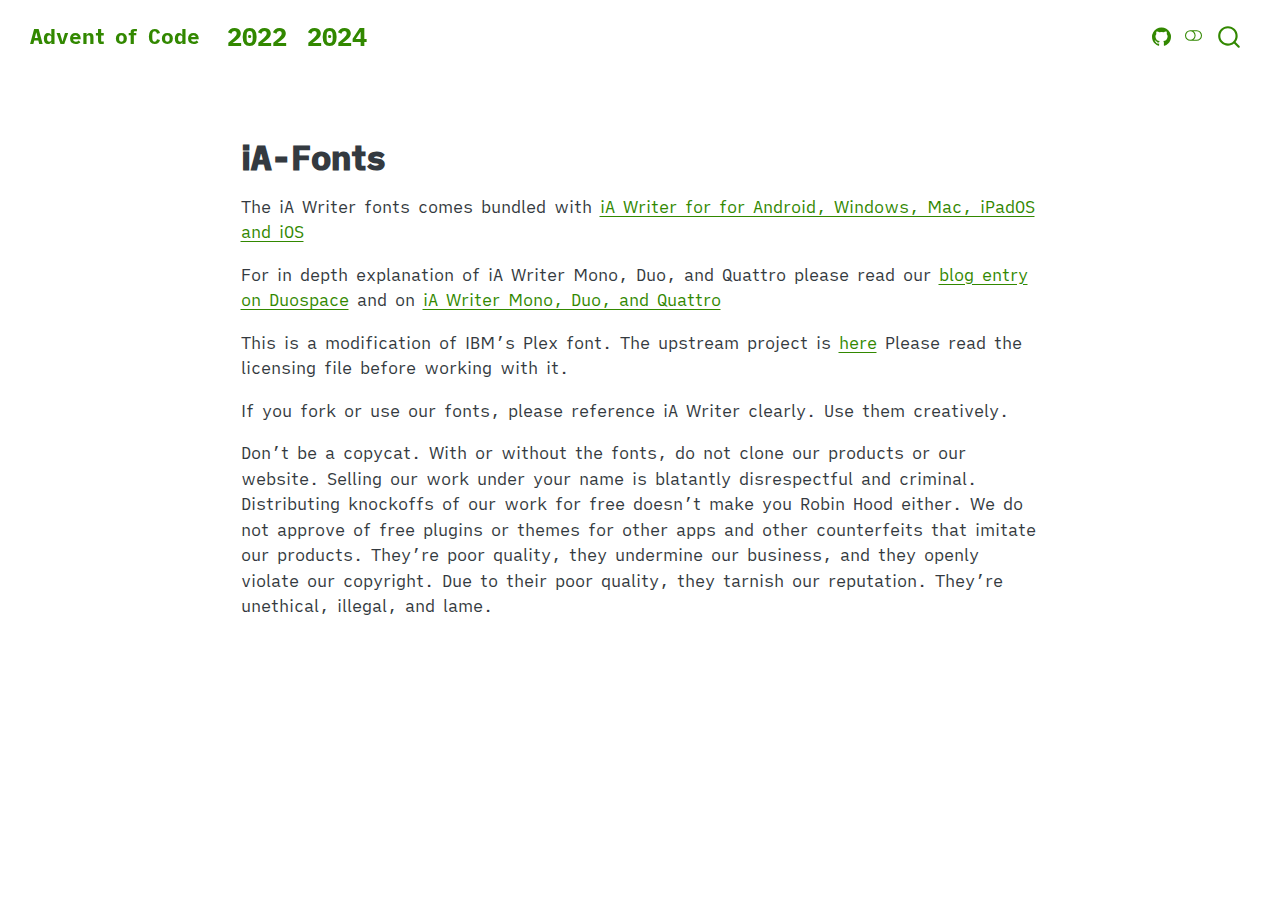
<file: fonts/Readme.html>
<!DOCTYPE html>
<html xmlns="http://www.w3.org/1999/xhtml" lang="en" xml:lang="en"><head>

<meta charset="utf-8">
<meta name="generator" content="quarto-1.6.39">

<meta name="viewport" content="width=device-width, initial-scale=1.0, user-scalable=yes">


<title>readme – Advent of Code</title>
<style>
code{white-space: pre-wrap;}
span.smallcaps{font-variant: small-caps;}
div.columns{display: flex; gap: min(4vw, 1.5em);}
div.column{flex: auto; overflow-x: auto;}
div.hanging-indent{margin-left: 1.5em; text-indent: -1.5em;}
ul.task-list{list-style: none;}
ul.task-list li input[type="checkbox"] {
  width: 0.8em;
  margin: 0 0.8em 0.2em -1em; /* quarto-specific, see https://github.com/quarto-dev/quarto-cli/issues/4556 */ 
  vertical-align: middle;
}
</style>


<script src="../site_libs/quarto-nav/quarto-nav.js"></script>
<script src="../site_libs/quarto-nav/headroom.min.js"></script>
<script src="../site_libs/clipboard/clipboard.min.js"></script>
<script src="../site_libs/quarto-search/autocomplete.umd.js"></script>
<script src="../site_libs/quarto-search/fuse.min.js"></script>
<script src="../site_libs/quarto-search/quarto-search.js"></script>
<meta name="quarto:offset" content="../">
<script src="../site_libs/quarto-html/quarto.js"></script>
<script src="../site_libs/quarto-html/popper.min.js"></script>
<script src="../site_libs/quarto-html/tippy.umd.min.js"></script>
<script src="../site_libs/quarto-html/anchor.min.js"></script>
<link href="../site_libs/quarto-html/tippy.css" rel="stylesheet">
<link href="../site_libs/quarto-html/quarto-syntax-highlighting-f7a550d7251a22bcf42669749a03a87c.css" rel="stylesheet" class="quarto-color-scheme" id="quarto-text-highlighting-styles">
<link href="../site_libs/quarto-html/quarto-syntax-highlighting-dark-5286ee0019c790fd3a60d22b386dca65.css" rel="prefetch" class="quarto-color-scheme quarto-color-alternate" id="quarto-text-highlighting-styles">
<script src="../site_libs/bootstrap/bootstrap.min.js"></script>
<link href="../site_libs/bootstrap/bootstrap-icons.css" rel="stylesheet">
<link href="../site_libs/bootstrap/bootstrap-2f884b6170492842e713ca2d04380e27.min.css" rel="stylesheet" append-hash="true" class="quarto-color-scheme" id="quarto-bootstrap" data-mode="light">
<link href="../site_libs/bootstrap/bootstrap-dark-ab0bee9353fa882b490103ed7ea27a36.min.css" rel="prefetch" append-hash="true" class="quarto-color-scheme quarto-color-alternate" id="quarto-bootstrap" data-mode="dark">
<script id="quarto-search-options" type="application/json">{
  "location": "navbar",
  "copy-button": false,
  "collapse-after": 3,
  "panel-placement": "end",
  "type": "overlay",
  "limit": 50,
  "keyboard-shortcut": [
    "f",
    "/",
    "s"
  ],
  "show-item-context": false,
  "language": {
    "search-no-results-text": "No results",
    "search-matching-documents-text": "matching documents",
    "search-copy-link-title": "Copy link to search",
    "search-hide-matches-text": "Hide additional matches",
    "search-more-match-text": "more match in this document",
    "search-more-matches-text": "more matches in this document",
    "search-clear-button-title": "Clear",
    "search-text-placeholder": "",
    "search-detached-cancel-button-title": "Cancel",
    "search-submit-button-title": "Submit",
    "search-label": "Search"
  }
}</script>
<style>html{ scroll-behavior: smooth; }</style>


<link rel="stylesheet" href="../styles.css">
<meta property="og:title" content="Advent of Code">
<meta property="og:description" content="My solutions to Advent of Code">
<meta property="og:site_name" content="Advent of Code">
</head>

<body class="nav-fixed fullcontent">

<div id="quarto-search-results"></div>
  <header id="quarto-header" class="headroom fixed-top">
    <nav class="navbar navbar-expand-lg " data-bs-theme="dark">
      <div class="navbar-container container-fluid">
      <div class="navbar-brand-container mx-auto">
    <a class="navbar-brand" href="../index.html">
    <span class="navbar-title">Advent of Code</span>
    </a>
  </div>
            <div id="quarto-search" class="" title="Search"></div>
          <button class="navbar-toggler" type="button" data-bs-toggle="collapse" data-bs-target="#navbarCollapse" aria-controls="navbarCollapse" role="menu" aria-expanded="false" aria-label="Toggle navigation" onclick="if (window.quartoToggleHeadroom) { window.quartoToggleHeadroom(); }">
  <span class="navbar-toggler-icon"></span>
</button>
          <div class="collapse navbar-collapse" id="navbarCollapse">
            <ul class="navbar-nav navbar-nav-scroll me-auto">
  <li class="nav-item">
    <a class="nav-link" href="../2022.html"> 
<span class="menu-text">2022</span></a>
  </li>  
  <li class="nav-item">
    <a class="nav-link" href="../2024.html"> 
<span class="menu-text">2024</span></a>
  </li>  
</ul>
            <ul class="navbar-nav navbar-nav-scroll ms-auto">
  <li class="nav-item compact">
    <a class="nav-link" href="https://github.com/EllaKaye/advent-of-code-website-template"> <i class="bi bi-github" role="img">
</i> 
<span class="menu-text"></span></a>
  </li>  
</ul>
          </div> <!-- /navcollapse -->
            <div class="quarto-navbar-tools">
  <a href="" class="quarto-color-scheme-toggle quarto-navigation-tool  px-1" onclick="window.quartoToggleColorScheme(); return false;" title="Toggle dark mode"><i class="bi"></i></a>
</div>
      </div> <!-- /container-fluid -->
    </nav>
</header>
<!-- content -->
<div id="quarto-content" class="quarto-container page-columns page-rows-contents page-layout-article page-navbar">
<!-- sidebar -->
<!-- margin-sidebar -->
    
<!-- main -->
<main class="content" id="quarto-document-content"><header id="title-block-header" class="quarto-title-block"></header>




<section id="ia-fonts" class="level1">
<h1>iA-Fonts</h1>
<p>The iA Writer fonts comes bundled with <a href="https://ia.net/writer/">iA Writer for for Android, Windows, Mac, iPadOS and iOS</a></p>
<p>For in depth explanation of iA Writer Mono, Duo, and Quattro please read our <a href="http://ia.net/topics/in-search-of-the-perfect-writing-font/">blog entry on Duospace</a> and on <a href="https://ia.net/topics/a-typographic-christmas">iA Writer Mono, Duo, and Quattro</a></p>
<p>This is a modification of IBM’s Plex font. The upstream project is <a href="https://github.com/IBM/type">here</a> Please read the licensing file before working with it.</p>
<p>If you fork or use our fonts, please reference iA Writer clearly. Use them creatively.</p>
<p>Don’t be a copycat. With or without the fonts, do not clone our products or our website. Selling our work under your name is blatantly disrespectful and criminal. Distributing knockoffs of our work for free doesn’t make you Robin Hood either. We do not approve of free plugins or themes for other apps and other counterfeits that imitate our products. They’re poor quality, they undermine our business, and they openly violate our copyright. Due to their poor quality, they tarnish our reputation. They’re unethical, illegal, and lame.</p>


</section>

</main> <!-- /main -->
<script id="quarto-html-after-body" type="application/javascript">
window.document.addEventListener("DOMContentLoaded", function (event) {
  const toggleBodyColorMode = (bsSheetEl) => {
    const mode = bsSheetEl.getAttribute("data-mode");
    const bodyEl = window.document.querySelector("body");
    if (mode === "dark") {
      bodyEl.classList.add("quarto-dark");
      bodyEl.classList.remove("quarto-light");
    } else {
      bodyEl.classList.add("quarto-light");
      bodyEl.classList.remove("quarto-dark");
    }
  }
  const toggleBodyColorPrimary = () => {
    const bsSheetEl = window.document.querySelector("link#quarto-bootstrap");
    if (bsSheetEl) {
      toggleBodyColorMode(bsSheetEl);
    }
  }
  toggleBodyColorPrimary();  
  const disableStylesheet = (stylesheets) => {
    for (let i=0; i < stylesheets.length; i++) {
      const stylesheet = stylesheets[i];
      stylesheet.rel = 'prefetch';
    }
  }
  const enableStylesheet = (stylesheets) => {
    for (let i=0; i < stylesheets.length; i++) {
      const stylesheet = stylesheets[i];
      stylesheet.rel = 'stylesheet';
    }
  }
  const manageTransitions = (selector, allowTransitions) => {
    const els = window.document.querySelectorAll(selector);
    for (let i=0; i < els.length; i++) {
      const el = els[i];
      if (allowTransitions) {
        el.classList.remove('notransition');
      } else {
        el.classList.add('notransition');
      }
    }
  }
  const toggleGiscusIfUsed = (isAlternate, darkModeDefault) => {
    const baseTheme = document.querySelector('#giscus-base-theme')?.value ?? 'light';
    const alternateTheme = document.querySelector('#giscus-alt-theme')?.value ?? 'dark';
    let newTheme = '';
    if(darkModeDefault) {
      newTheme = isAlternate ? baseTheme : alternateTheme;
    } else {
      newTheme = isAlternate ? alternateTheme : baseTheme;
    }
    const changeGiscusTheme = () => {
      // From: https://github.com/giscus/giscus/issues/336
      const sendMessage = (message) => {
        const iframe = document.querySelector('iframe.giscus-frame');
        if (!iframe) return;
        iframe.contentWindow.postMessage({ giscus: message }, 'https://giscus.app');
      }
      sendMessage({
        setConfig: {
          theme: newTheme
        }
      });
    }
    const isGiscussLoaded = window.document.querySelector('iframe.giscus-frame') !== null;
    if (isGiscussLoaded) {
      changeGiscusTheme();
    }
  }
  const toggleColorMode = (alternate) => {
    // Switch the stylesheets
    const alternateStylesheets = window.document.querySelectorAll('link.quarto-color-scheme.quarto-color-alternate');
    manageTransitions('#quarto-margin-sidebar .nav-link', false);
    if (alternate) {
      enableStylesheet(alternateStylesheets);
      for (const sheetNode of alternateStylesheets) {
        if (sheetNode.id === "quarto-bootstrap") {
          toggleBodyColorMode(sheetNode);
        }
      }
    } else {
      disableStylesheet(alternateStylesheets);
      toggleBodyColorPrimary();
    }
    manageTransitions('#quarto-margin-sidebar .nav-link', true);
    // Switch the toggles
    const toggles = window.document.querySelectorAll('.quarto-color-scheme-toggle');
    for (let i=0; i < toggles.length; i++) {
      const toggle = toggles[i];
      if (toggle) {
        if (alternate) {
          toggle.classList.add("alternate");     
        } else {
          toggle.classList.remove("alternate");
        }
      }
    }
    // Hack to workaround the fact that safari doesn't
    // properly recolor the scrollbar when toggling (#1455)
    if (navigator.userAgent.indexOf('Safari') > 0 && navigator.userAgent.indexOf('Chrome') == -1) {
      manageTransitions("body", false);
      window.scrollTo(0, 1);
      setTimeout(() => {
        window.scrollTo(0, 0);
        manageTransitions("body", true);
      }, 40);  
    }
  }
  const isFileUrl = () => { 
    return window.location.protocol === 'file:';
  }
  const hasAlternateSentinel = () => {  
    let styleSentinel = getColorSchemeSentinel();
    if (styleSentinel !== null) {
      return styleSentinel === "alternate";
    } else {
      return false;
    }
  }
  const setStyleSentinel = (alternate) => {
    const value = alternate ? "alternate" : "default";
    if (!isFileUrl()) {
      window.localStorage.setItem("quarto-color-scheme", value);
    } else {
      localAlternateSentinel = value;
    }
  }
  const getColorSchemeSentinel = () => {
    if (!isFileUrl()) {
      const storageValue = window.localStorage.getItem("quarto-color-scheme");
      return storageValue != null ? storageValue : localAlternateSentinel;
    } else {
      return localAlternateSentinel;
    }
  }
  const darkModeDefault = false;
  let localAlternateSentinel = darkModeDefault ? 'alternate' : 'default';
  // Dark / light mode switch
  window.quartoToggleColorScheme = () => {
    // Read the current dark / light value 
    let toAlternate = !hasAlternateSentinel();
    toggleColorMode(toAlternate);
    setStyleSentinel(toAlternate);
    toggleGiscusIfUsed(toAlternate, darkModeDefault);
  };
  // Ensure there is a toggle, if there isn't float one in the top right
  if (window.document.querySelector('.quarto-color-scheme-toggle') === null) {
    const a = window.document.createElement('a');
    a.classList.add('top-right');
    a.classList.add('quarto-color-scheme-toggle');
    a.href = "";
    a.onclick = function() { try { window.quartoToggleColorScheme(); } catch {} return false; };
    const i = window.document.createElement("i");
    i.classList.add('bi');
    a.appendChild(i);
    window.document.body.appendChild(a);
  }
  // Switch to dark mode if need be
  if (hasAlternateSentinel()) {
    toggleColorMode(true);
  } else {
    toggleColorMode(false);
  }
  const icon = "";
  const anchorJS = new window.AnchorJS();
  anchorJS.options = {
    placement: 'right',
    icon: icon
  };
  anchorJS.add('.anchored');
  const isCodeAnnotation = (el) => {
    for (const clz of el.classList) {
      if (clz.startsWith('code-annotation-')) {                     
        return true;
      }
    }
    return false;
  }
  const onCopySuccess = function(e) {
    // button target
    const button = e.trigger;
    // don't keep focus
    button.blur();
    // flash "checked"
    button.classList.add('code-copy-button-checked');
    var currentTitle = button.getAttribute("title");
    button.setAttribute("title", "Copied!");
    let tooltip;
    if (window.bootstrap) {
      button.setAttribute("data-bs-toggle", "tooltip");
      button.setAttribute("data-bs-placement", "left");
      button.setAttribute("data-bs-title", "Copied!");
      tooltip = new bootstrap.Tooltip(button, 
        { trigger: "manual", 
          customClass: "code-copy-button-tooltip",
          offset: [0, -8]});
      tooltip.show();    
    }
    setTimeout(function() {
      if (tooltip) {
        tooltip.hide();
        button.removeAttribute("data-bs-title");
        button.removeAttribute("data-bs-toggle");
        button.removeAttribute("data-bs-placement");
      }
      button.setAttribute("title", currentTitle);
      button.classList.remove('code-copy-button-checked');
    }, 1000);
    // clear code selection
    e.clearSelection();
  }
  const getTextToCopy = function(trigger) {
      const codeEl = trigger.previousElementSibling.cloneNode(true);
      for (const childEl of codeEl.children) {
        if (isCodeAnnotation(childEl)) {
          childEl.remove();
        }
      }
      return codeEl.innerText;
  }
  const clipboard = new window.ClipboardJS('.code-copy-button:not([data-in-quarto-modal])', {
    text: getTextToCopy
  });
  clipboard.on('success', onCopySuccess);
  if (window.document.getElementById('quarto-embedded-source-code-modal')) {
    const clipboardModal = new window.ClipboardJS('.code-copy-button[data-in-quarto-modal]', {
      text: getTextToCopy,
      container: window.document.getElementById('quarto-embedded-source-code-modal')
    });
    clipboardModal.on('success', onCopySuccess);
  }
    var localhostRegex = new RegExp(/^(?:http|https):\/\/localhost\:?[0-9]*\//);
    var mailtoRegex = new RegExp(/^mailto:/);
      var filterRegex = new RegExp("https:\/\/EllaKaye\.github\.io\/advent-of-code-website-template\/");
    var isInternal = (href) => {
        return filterRegex.test(href) || localhostRegex.test(href) || mailtoRegex.test(href);
    }
    // Inspect non-navigation links and adorn them if external
 	var links = window.document.querySelectorAll('a[href]:not(.nav-link):not(.navbar-brand):not(.toc-action):not(.sidebar-link):not(.sidebar-item-toggle):not(.pagination-link):not(.no-external):not([aria-hidden]):not(.dropdown-item):not(.quarto-navigation-tool):not(.about-link)');
    for (var i=0; i<links.length; i++) {
      const link = links[i];
      if (!isInternal(link.href)) {
        // undo the damage that might have been done by quarto-nav.js in the case of
        // links that we want to consider external
        if (link.dataset.originalHref !== undefined) {
          link.href = link.dataset.originalHref;
        }
          // target, if specified
          link.setAttribute("target", "_blank");
          if (link.getAttribute("rel") === null) {
            link.setAttribute("rel", "noopener");
          }
      }
    }
  function tippyHover(el, contentFn, onTriggerFn, onUntriggerFn) {
    const config = {
      allowHTML: true,
      maxWidth: 500,
      delay: 100,
      arrow: false,
      appendTo: function(el) {
          return el.parentElement;
      },
      interactive: true,
      interactiveBorder: 10,
      theme: 'quarto',
      placement: 'bottom-start',
    };
    if (contentFn) {
      config.content = contentFn;
    }
    if (onTriggerFn) {
      config.onTrigger = onTriggerFn;
    }
    if (onUntriggerFn) {
      config.onUntrigger = onUntriggerFn;
    }
    window.tippy(el, config); 
  }
  const noterefs = window.document.querySelectorAll('a[role="doc-noteref"]');
  for (var i=0; i<noterefs.length; i++) {
    const ref = noterefs[i];
    tippyHover(ref, function() {
      // use id or data attribute instead here
      let href = ref.getAttribute('data-footnote-href') || ref.getAttribute('href');
      try { href = new URL(href).hash; } catch {}
      const id = href.replace(/^#\/?/, "");
      const note = window.document.getElementById(id);
      if (note) {
        return note.innerHTML;
      } else {
        return "";
      }
    });
  }
  const xrefs = window.document.querySelectorAll('a.quarto-xref');
  const processXRef = (id, note) => {
    // Strip column container classes
    const stripColumnClz = (el) => {
      el.classList.remove("page-full", "page-columns");
      if (el.children) {
        for (const child of el.children) {
          stripColumnClz(child);
        }
      }
    }
    stripColumnClz(note)
    if (id === null || id.startsWith('sec-')) {
      // Special case sections, only their first couple elements
      const container = document.createElement("div");
      if (note.children && note.children.length > 2) {
        container.appendChild(note.children[0].cloneNode(true));
        for (let i = 1; i < note.children.length; i++) {
          const child = note.children[i];
          if (child.tagName === "P" && child.innerText === "") {
            continue;
          } else {
            container.appendChild(child.cloneNode(true));
            break;
          }
        }
        if (window.Quarto?.typesetMath) {
          window.Quarto.typesetMath(container);
        }
        return container.innerHTML
      } else {
        if (window.Quarto?.typesetMath) {
          window.Quarto.typesetMath(note);
        }
        return note.innerHTML;
      }
    } else {
      // Remove any anchor links if they are present
      const anchorLink = note.querySelector('a.anchorjs-link');
      if (anchorLink) {
        anchorLink.remove();
      }
      if (window.Quarto?.typesetMath) {
        window.Quarto.typesetMath(note);
      }
      if (note.classList.contains("callout")) {
        return note.outerHTML;
      } else {
        return note.innerHTML;
      }
    }
  }
  for (var i=0; i<xrefs.length; i++) {
    const xref = xrefs[i];
    tippyHover(xref, undefined, function(instance) {
      instance.disable();
      let url = xref.getAttribute('href');
      let hash = undefined; 
      if (url.startsWith('#')) {
        hash = url;
      } else {
        try { hash = new URL(url).hash; } catch {}
      }
      if (hash) {
        const id = hash.replace(/^#\/?/, "");
        const note = window.document.getElementById(id);
        if (note !== null) {
          try {
            const html = processXRef(id, note.cloneNode(true));
            instance.setContent(html);
          } finally {
            instance.enable();
            instance.show();
          }
        } else {
          // See if we can fetch this
          fetch(url.split('#')[0])
          .then(res => res.text())
          .then(html => {
            const parser = new DOMParser();
            const htmlDoc = parser.parseFromString(html, "text/html");
            const note = htmlDoc.getElementById(id);
            if (note !== null) {
              const html = processXRef(id, note);
              instance.setContent(html);
            } 
          }).finally(() => {
            instance.enable();
            instance.show();
          });
        }
      } else {
        // See if we can fetch a full url (with no hash to target)
        // This is a special case and we should probably do some content thinning / targeting
        fetch(url)
        .then(res => res.text())
        .then(html => {
          const parser = new DOMParser();
          const htmlDoc = parser.parseFromString(html, "text/html");
          const note = htmlDoc.querySelector('main.content');
          if (note !== null) {
            // This should only happen for chapter cross references
            // (since there is no id in the URL)
            // remove the first header
            if (note.children.length > 0 && note.children[0].tagName === "HEADER") {
              note.children[0].remove();
            }
            const html = processXRef(null, note);
            instance.setContent(html);
          } 
        }).finally(() => {
          instance.enable();
          instance.show();
        });
      }
    }, function(instance) {
    });
  }
      let selectedAnnoteEl;
      const selectorForAnnotation = ( cell, annotation) => {
        let cellAttr = 'data-code-cell="' + cell + '"';
        let lineAttr = 'data-code-annotation="' +  annotation + '"';
        const selector = 'span[' + cellAttr + '][' + lineAttr + ']';
        return selector;
      }
      const selectCodeLines = (annoteEl) => {
        const doc = window.document;
        const targetCell = annoteEl.getAttribute("data-target-cell");
        const targetAnnotation = annoteEl.getAttribute("data-target-annotation");
        const annoteSpan = window.document.querySelector(selectorForAnnotation(targetCell, targetAnnotation));
        const lines = annoteSpan.getAttribute("data-code-lines").split(",");
        const lineIds = lines.map((line) => {
          return targetCell + "-" + line;
        })
        let top = null;
        let height = null;
        let parent = null;
        if (lineIds.length > 0) {
            //compute the position of the single el (top and bottom and make a div)
            const el = window.document.getElementById(lineIds[0]);
            top = el.offsetTop;
            height = el.offsetHeight;
            parent = el.parentElement.parentElement;
          if (lineIds.length > 1) {
            const lastEl = window.document.getElementById(lineIds[lineIds.length - 1]);
            const bottom = lastEl.offsetTop + lastEl.offsetHeight;
            height = bottom - top;
          }
          if (top !== null && height !== null && parent !== null) {
            // cook up a div (if necessary) and position it 
            let div = window.document.getElementById("code-annotation-line-highlight");
            if (div === null) {
              div = window.document.createElement("div");
              div.setAttribute("id", "code-annotation-line-highlight");
              div.style.position = 'absolute';
              parent.appendChild(div);
            }
            div.style.top = top - 2 + "px";
            div.style.height = height + 4 + "px";
            div.style.left = 0;
            let gutterDiv = window.document.getElementById("code-annotation-line-highlight-gutter");
            if (gutterDiv === null) {
              gutterDiv = window.document.createElement("div");
              gutterDiv.setAttribute("id", "code-annotation-line-highlight-gutter");
              gutterDiv.style.position = 'absolute';
              const codeCell = window.document.getElementById(targetCell);
              const gutter = codeCell.querySelector('.code-annotation-gutter');
              gutter.appendChild(gutterDiv);
            }
            gutterDiv.style.top = top - 2 + "px";
            gutterDiv.style.height = height + 4 + "px";
          }
          selectedAnnoteEl = annoteEl;
        }
      };
      const unselectCodeLines = () => {
        const elementsIds = ["code-annotation-line-highlight", "code-annotation-line-highlight-gutter"];
        elementsIds.forEach((elId) => {
          const div = window.document.getElementById(elId);
          if (div) {
            div.remove();
          }
        });
        selectedAnnoteEl = undefined;
      };
        // Handle positioning of the toggle
    window.addEventListener(
      "resize",
      throttle(() => {
        elRect = undefined;
        if (selectedAnnoteEl) {
          selectCodeLines(selectedAnnoteEl);
        }
      }, 10)
    );
    function throttle(fn, ms) {
    let throttle = false;
    let timer;
      return (...args) => {
        if(!throttle) { // first call gets through
            fn.apply(this, args);
            throttle = true;
        } else { // all the others get throttled
            if(timer) clearTimeout(timer); // cancel #2
            timer = setTimeout(() => {
              fn.apply(this, args);
              timer = throttle = false;
            }, ms);
        }
      };
    }
      // Attach click handler to the DT
      const annoteDls = window.document.querySelectorAll('dt[data-target-cell]');
      for (const annoteDlNode of annoteDls) {
        annoteDlNode.addEventListener('click', (event) => {
          const clickedEl = event.target;
          if (clickedEl !== selectedAnnoteEl) {
            unselectCodeLines();
            const activeEl = window.document.querySelector('dt[data-target-cell].code-annotation-active');
            if (activeEl) {
              activeEl.classList.remove('code-annotation-active');
            }
            selectCodeLines(clickedEl);
            clickedEl.classList.add('code-annotation-active');
          } else {
            // Unselect the line
            unselectCodeLines();
            clickedEl.classList.remove('code-annotation-active');
          }
        });
      }
  const findCites = (el) => {
    const parentEl = el.parentElement;
    if (parentEl) {
      const cites = parentEl.dataset.cites;
      if (cites) {
        return {
          el,
          cites: cites.split(' ')
        };
      } else {
        return findCites(el.parentElement)
      }
    } else {
      return undefined;
    }
  };
  var bibliorefs = window.document.querySelectorAll('a[role="doc-biblioref"]');
  for (var i=0; i<bibliorefs.length; i++) {
    const ref = bibliorefs[i];
    const citeInfo = findCites(ref);
    if (citeInfo) {
      tippyHover(citeInfo.el, function() {
        var popup = window.document.createElement('div');
        citeInfo.cites.forEach(function(cite) {
          var citeDiv = window.document.createElement('div');
          citeDiv.classList.add('hanging-indent');
          citeDiv.classList.add('csl-entry');
          var biblioDiv = window.document.getElementById('ref-' + cite);
          if (biblioDiv) {
            citeDiv.innerHTML = biblioDiv.innerHTML;
          }
          popup.appendChild(citeDiv);
        });
        return popup.innerHTML;
      });
    }
  }
});
</script>
</div> <!-- /content -->




<script src="../site_libs/quarto-html/zenscroll-min.js"></script>
</body></html>
</file>
<file: site_libs/quarto-html/tippy.css>
.tippy-box[data-animation=fade][data-state=hidden]{opacity:0}[data-tippy-root]{max-width:calc(100vw - 10px)}.tippy-box{position:relative;background-color:#333;color:#fff;border-radius:4px;font-size:14px;line-height:1.4;white-space:normal;outline:0;transition-property:transform,visibility,opacity}.tippy-box[data-placement^=top]>.tippy-arrow{bottom:0}.tippy-box[data-placement^=top]>.tippy-arrow:before{bottom:-7px;left:0;border-width:8px 8px 0;border-top-color:initial;transform-origin:center top}.tippy-box[data-placement^=bottom]>.tippy-arrow{top:0}.tippy-box[data-placement^=bottom]>.tippy-arrow:before{top:-7px;left:0;border-width:0 8px 8px;border-bottom-color:initial;transform-origin:center bottom}.tippy-box[data-placement^=left]>.tippy-arrow{right:0}.tippy-box[data-placement^=left]>.tippy-arrow:before{border-width:8px 0 8px 8px;border-left-color:initial;right:-7px;transform-origin:center left}.tippy-box[data-placement^=right]>.tippy-arrow{left:0}.tippy-box[data-placement^=right]>.tippy-arrow:before{left:-7px;border-width:8px 8px 8px 0;border-right-color:initial;transform-origin:center right}.tippy-box[data-inertia][data-state=visible]{transition-timing-function:cubic-bezier(.54,1.5,.38,1.11)}.tippy-arrow{width:16px;height:16px;color:#333}.tippy-arrow:before{content:"";position:absolute;border-color:transparent;border-style:solid}.tippy-content{position:relative;padding:5px 9px;z-index:1}
</file>
<file: site_libs/quarto-html/quarto-syntax-highlighting-f7a550d7251a22bcf42669749a03a87c.css>
/* quarto syntax highlight colors */
:root {
  --quarto-hl-ot-color: #003B4F;
  --quarto-hl-at-color: #657422;
  --quarto-hl-ss-color: #20794D;
  --quarto-hl-an-color: #5E5E5E;
  --quarto-hl-fu-color: #4758AB;
  --quarto-hl-st-color: #20794D;
  --quarto-hl-cf-color: #003B4F;
  --quarto-hl-op-color: #5E5E5E;
  --quarto-hl-er-color: #AD0000;
  --quarto-hl-bn-color: #AD0000;
  --quarto-hl-al-color: #AD0000;
  --quarto-hl-va-color: #111111;
  --quarto-hl-bu-color: inherit;
  --quarto-hl-ex-color: inherit;
  --quarto-hl-pp-color: #AD0000;
  --quarto-hl-in-color: #5E5E5E;
  --quarto-hl-vs-color: #20794D;
  --quarto-hl-wa-color: #5E5E5E;
  --quarto-hl-do-color: #5E5E5E;
  --quarto-hl-im-color: #00769E;
  --quarto-hl-ch-color: #20794D;
  --quarto-hl-dt-color: #AD0000;
  --quarto-hl-fl-color: #AD0000;
  --quarto-hl-co-color: #5E5E5E;
  --quarto-hl-cv-color: #5E5E5E;
  --quarto-hl-cn-color: #8f5902;
  --quarto-hl-sc-color: #5E5E5E;
  --quarto-hl-dv-color: #AD0000;
  --quarto-hl-kw-color: #003B4F;
}

/* other quarto variables */
:root {
  --quarto-font-monospace: "iAWriterMonoS-Regular", monospace;
}

pre > code.sourceCode > span {
  color: #003B4F;
}

code span {
  color: #003B4F;
}

code.sourceCode > span {
  color: #003B4F;
}

div.sourceCode,
div.sourceCode pre.sourceCode {
  color: #003B4F;
}

code span.ot {
  color: #003B4F;
  font-style: inherit;
}

code span.at {
  color: #657422;
  font-style: inherit;
}

code span.ss {
  color: #20794D;
  font-style: inherit;
}

code span.an {
  color: #5E5E5E;
  font-style: inherit;
}

code span.fu {
  color: #4758AB;
  font-style: inherit;
}

code span.st {
  color: #20794D;
  font-style: inherit;
}

code span.cf {
  color: #003B4F;
  font-weight: bold;
  font-style: inherit;
}

code span.op {
  color: #5E5E5E;
  font-style: inherit;
}

code span.er {
  color: #AD0000;
  font-style: inherit;
}

code span.bn {
  color: #AD0000;
  font-style: inherit;
}

code span.al {
  color: #AD0000;
  font-style: inherit;
}

code span.va {
  color: #111111;
  font-style: inherit;
}

code span.bu {
  font-style: inherit;
}

code span.ex {
  font-style: inherit;
}

code span.pp {
  color: #AD0000;
  font-style: inherit;
}

code span.in {
  color: #5E5E5E;
  font-style: inherit;
}

code span.vs {
  color: #20794D;
  font-style: inherit;
}

code span.wa {
  color: #5E5E5E;
  font-style: italic;
}

code span.do {
  color: #5E5E5E;
  font-style: italic;
}

code span.im {
  color: #00769E;
  font-style: inherit;
}

code span.ch {
  color: #20794D;
  font-style: inherit;
}

code span.dt {
  color: #AD0000;
  font-style: inherit;
}

code span.fl {
  color: #AD0000;
  font-style: inherit;
}

code span.co {
  color: #5E5E5E;
  font-style: inherit;
}

code span.cv {
  color: #5E5E5E;
  font-style: italic;
}

code span.cn {
  color: #8f5902;
  font-style: inherit;
}

code span.sc {
  color: #5E5E5E;
  font-style: inherit;
}

code span.dv {
  color: #AD0000;
  font-style: inherit;
}

code span.kw {
  color: #003B4F;
  font-weight: bold;
  font-style: inherit;
}

.prevent-inlining {
  content: "</";
}

/*# sourceMappingURL=07b65d6455e3efcce1b4aab01fb8a71f.css.map */
</file>
<file: site_libs/quarto-html/quarto-syntax-highlighting-dark-5286ee0019c790fd3a60d22b386dca65.css>
/* quarto syntax highlight colors */
:root {
  --quarto-hl-al-color: #f07178;
  --quarto-hl-an-color: #d4d0ab;
  --quarto-hl-at-color: #00e0e0;
  --quarto-hl-bn-color: #d4d0ab;
  --quarto-hl-bu-color: #abe338;
  --quarto-hl-ch-color: #abe338;
  --quarto-hl-co-color: #f8f8f2;
  --quarto-hl-cv-color: #ffd700;
  --quarto-hl-cn-color: #ffd700;
  --quarto-hl-cf-color: #ffa07a;
  --quarto-hl-dt-color: #ffa07a;
  --quarto-hl-dv-color: #d4d0ab;
  --quarto-hl-do-color: #f8f8f2;
  --quarto-hl-er-color: #f07178;
  --quarto-hl-ex-color: #00e0e0;
  --quarto-hl-fl-color: #d4d0ab;
  --quarto-hl-fu-color: #ffa07a;
  --quarto-hl-im-color: #abe338;
  --quarto-hl-in-color: #d4d0ab;
  --quarto-hl-kw-color: #ffa07a;
  --quarto-hl-op-color: #ffa07a;
  --quarto-hl-ot-color: #00e0e0;
  --quarto-hl-pp-color: #dcc6e0;
  --quarto-hl-re-color: #00e0e0;
  --quarto-hl-sc-color: #abe338;
  --quarto-hl-ss-color: #abe338;
  --quarto-hl-st-color: #abe338;
  --quarto-hl-va-color: #00e0e0;
  --quarto-hl-vs-color: #abe338;
  --quarto-hl-wa-color: #dcc6e0;
}

/* other quarto variables */
:root {
  --quarto-font-monospace: "iAWriterMonoS-Regular", monospace;
}

code span.al {
  background-color: #2a0f15;
  font-weight: bold;
  color: #f07178;
}

code span.an {
  color: #d4d0ab;
}

code span.at {
  color: #00e0e0;
}

code span.bn {
  color: #d4d0ab;
}

code span.bu {
  color: #abe338;
}

code span.ch {
  color: #abe338;
}

code span.co {
  font-style: italic;
  color: #f8f8f2;
}

code span.cv {
  color: #ffd700;
}

code span.cn {
  color: #ffd700;
}

code span.cf {
  font-weight: bold;
  color: #ffa07a;
}

code span.dt {
  color: #ffa07a;
}

code span.dv {
  color: #d4d0ab;
}

code span.do {
  color: #f8f8f2;
}

code span.er {
  color: #f07178;
  text-decoration: underline;
}

code span.ex {
  font-weight: bold;
  color: #00e0e0;
}

code span.fl {
  color: #d4d0ab;
}

code span.fu {
  color: #ffa07a;
}

code span.im {
  color: #abe338;
}

code span.in {
  color: #d4d0ab;
}

code span.kw {
  font-weight: bold;
  color: #ffa07a;
}

pre > code.sourceCode > span {
  color: #f8f8f2;
}

code span {
  color: #f8f8f2;
}

code.sourceCode > span {
  color: #f8f8f2;
}

div.sourceCode,
div.sourceCode pre.sourceCode {
  color: #f8f8f2;
}

code span.op {
  color: #ffa07a;
}

code span.ot {
  color: #00e0e0;
}

code span.pp {
  color: #dcc6e0;
}

code span.re {
  background-color: #f8f8f2;
  color: #00e0e0;
}

code span.sc {
  color: #abe338;
}

code span.ss {
  color: #abe338;
}

code span.st {
  color: #abe338;
}

code span.va {
  color: #00e0e0;
}

code span.vs {
  color: #abe338;
}

code span.wa {
  color: #dcc6e0;
}

.prevent-inlining {
  content: "</";
}

/*# sourceMappingURL=562925ebb840c7428d345fc54deb2efc.css.map */
</file>
<file: styles.css>
/* css styles */
</file>
